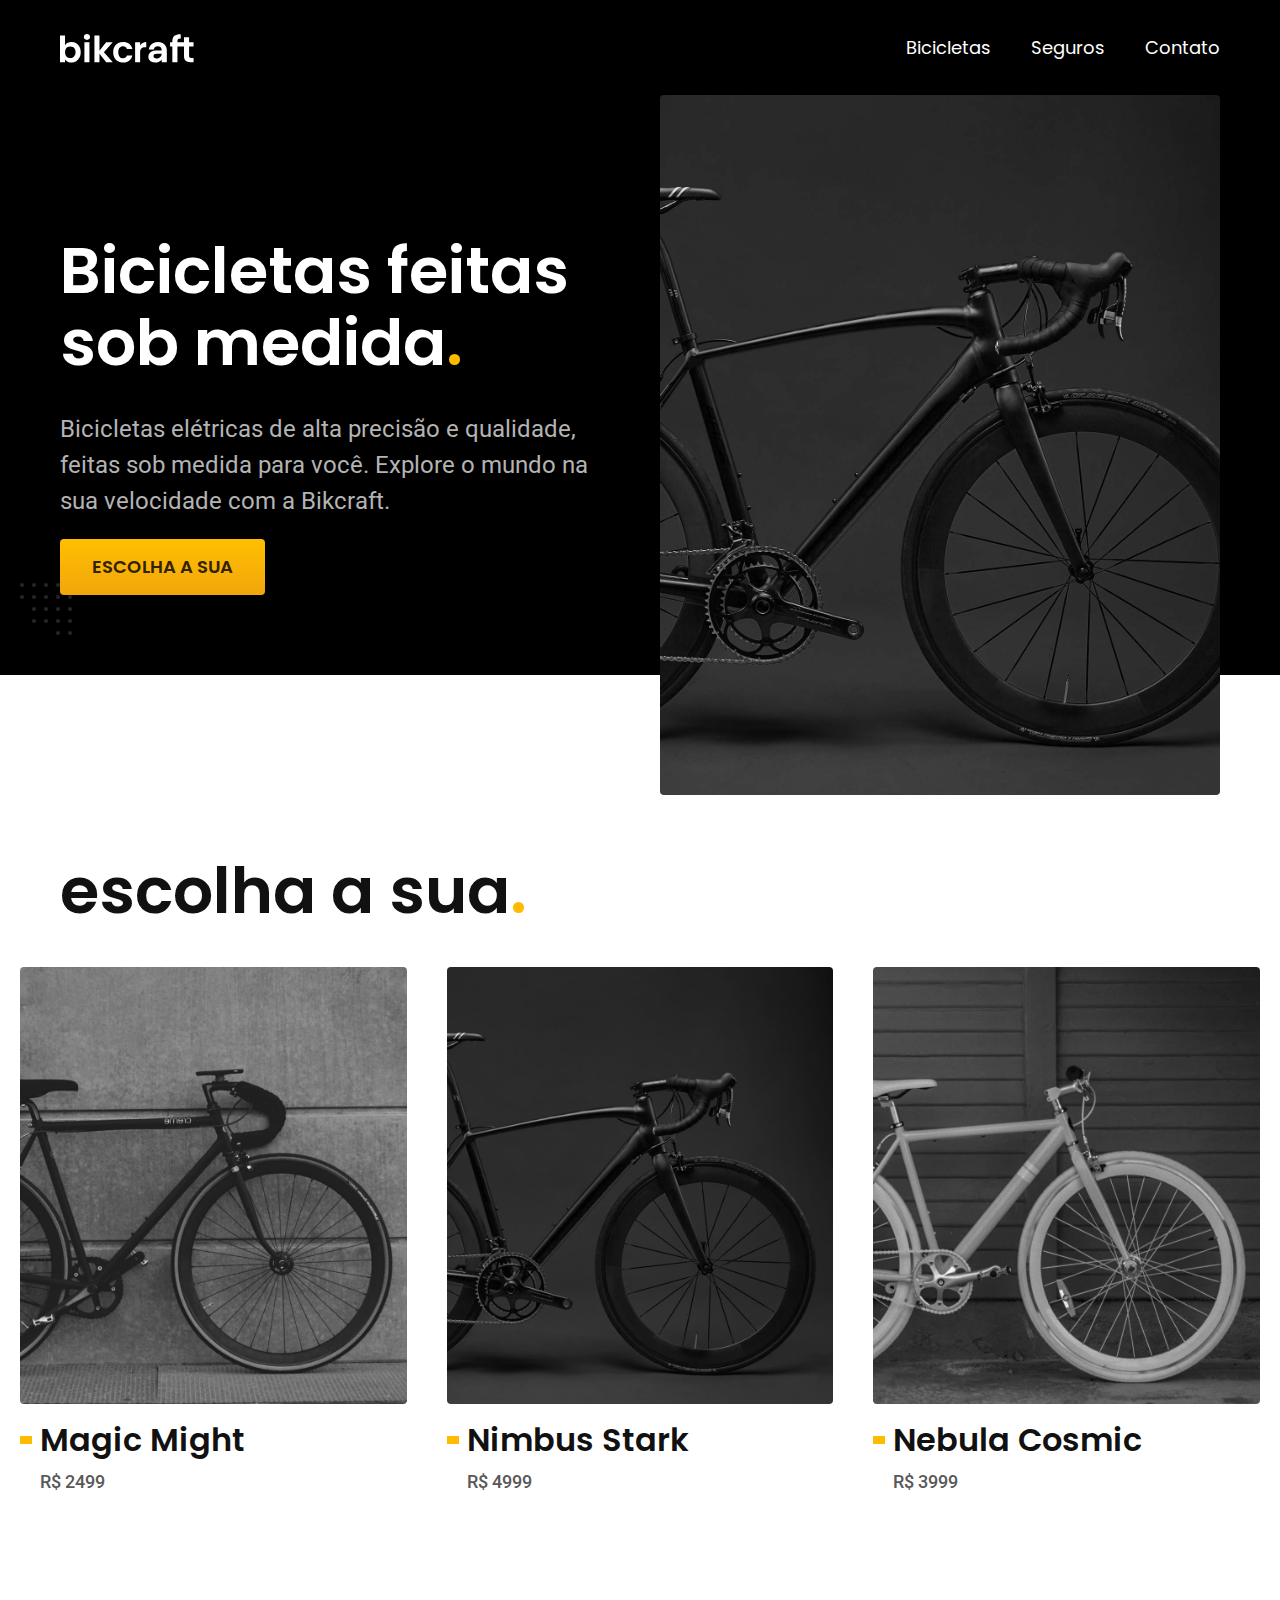
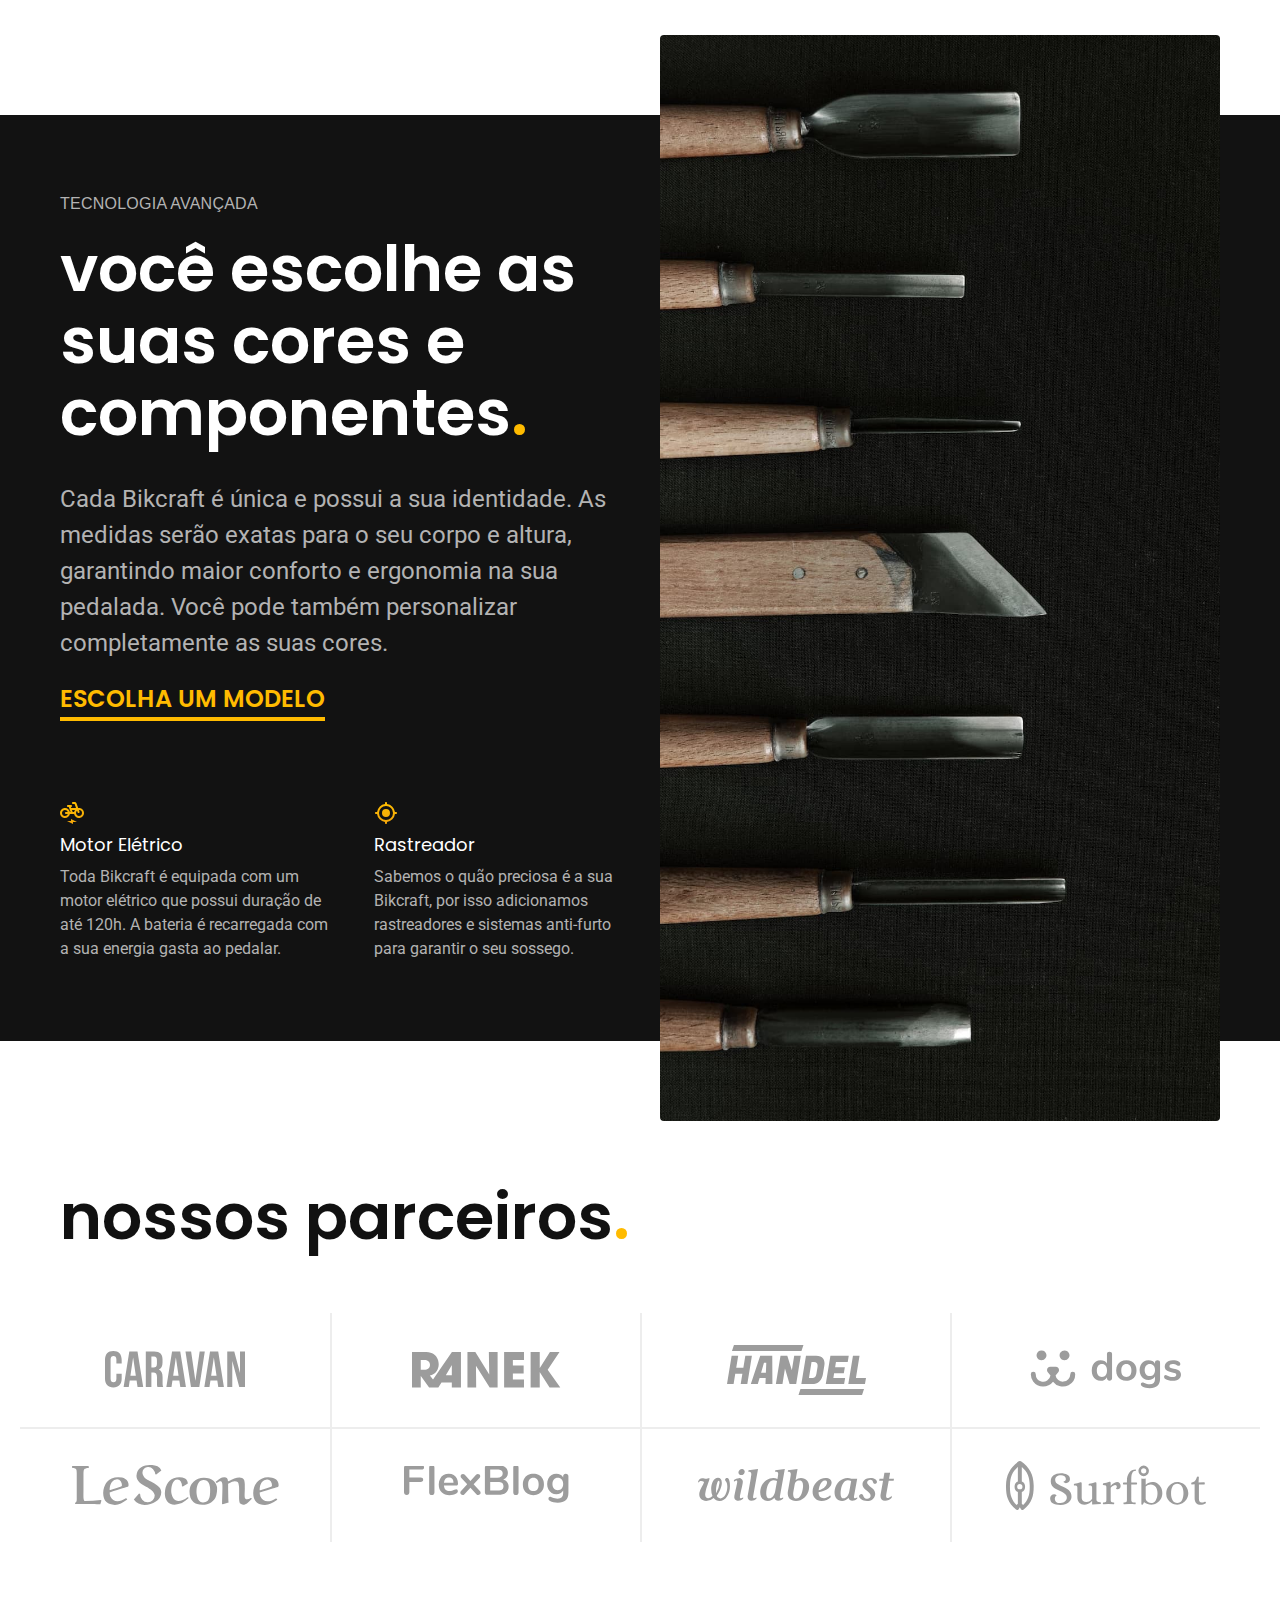
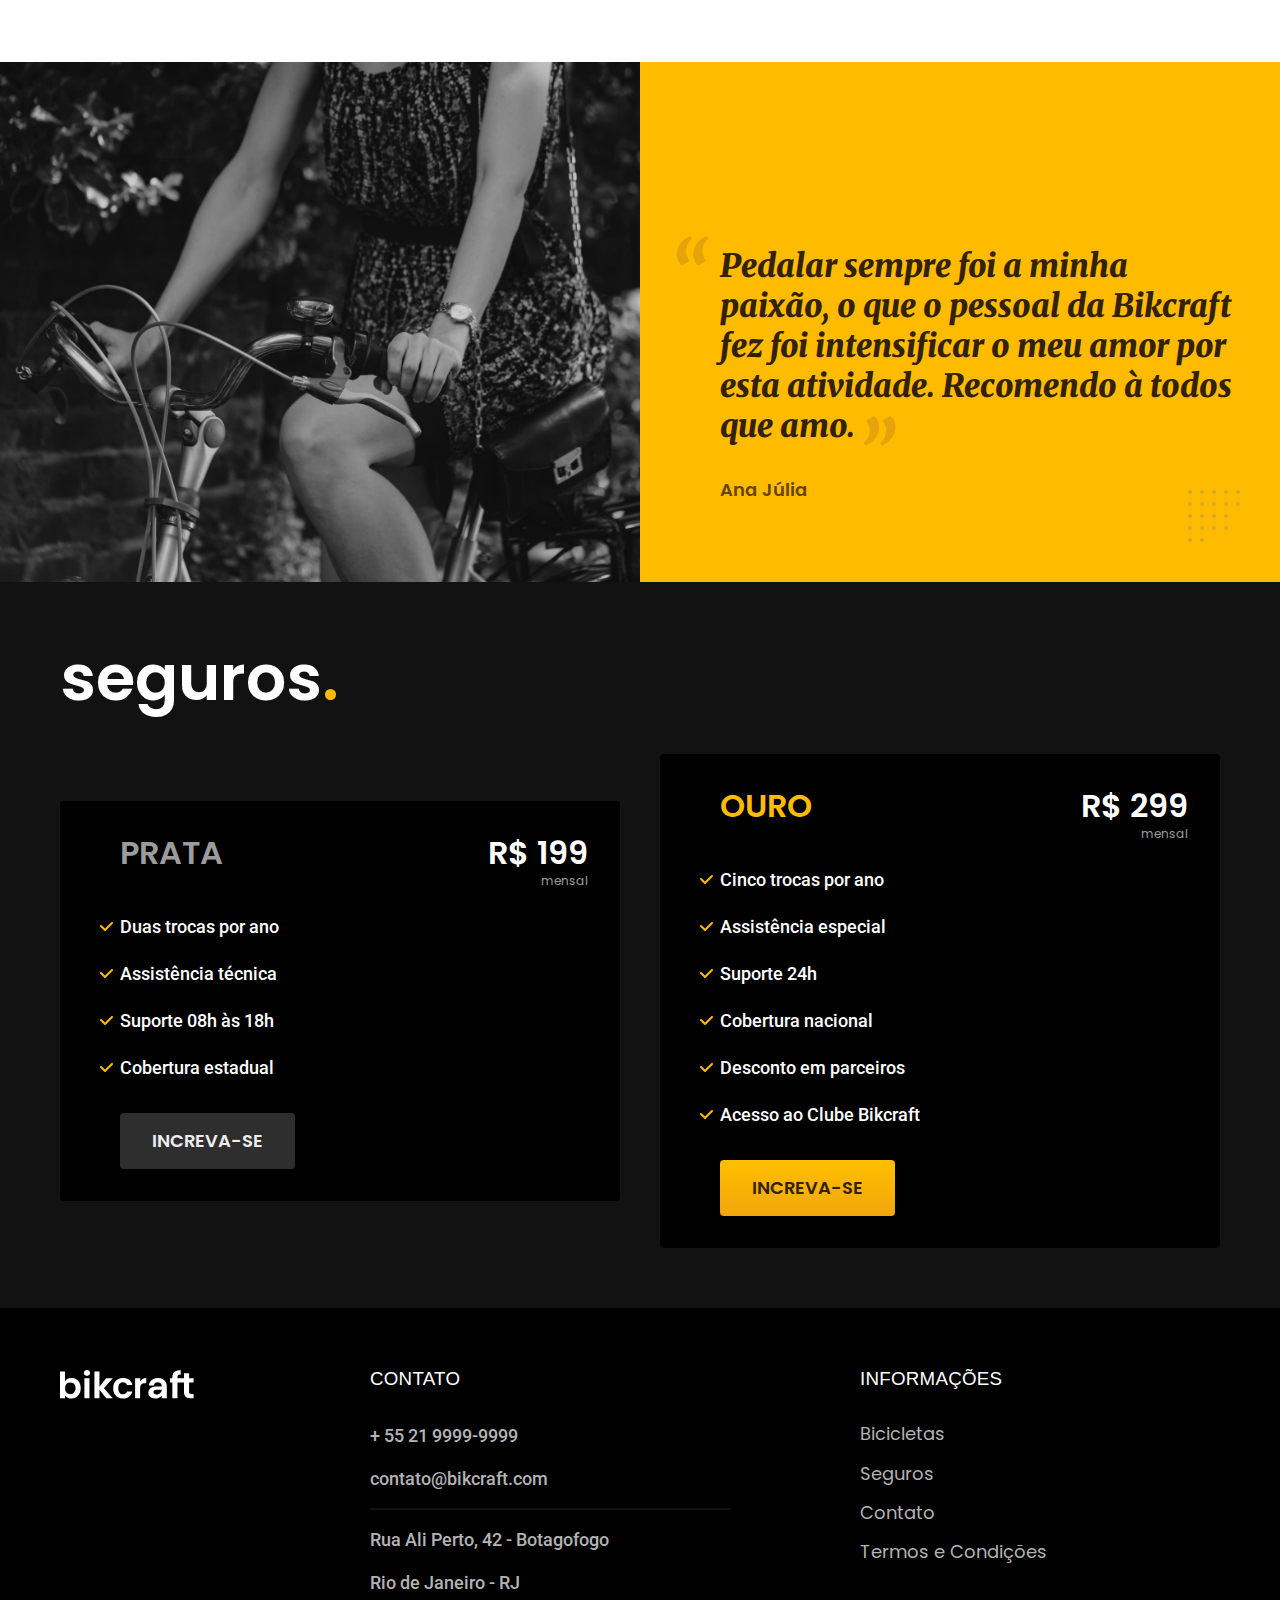
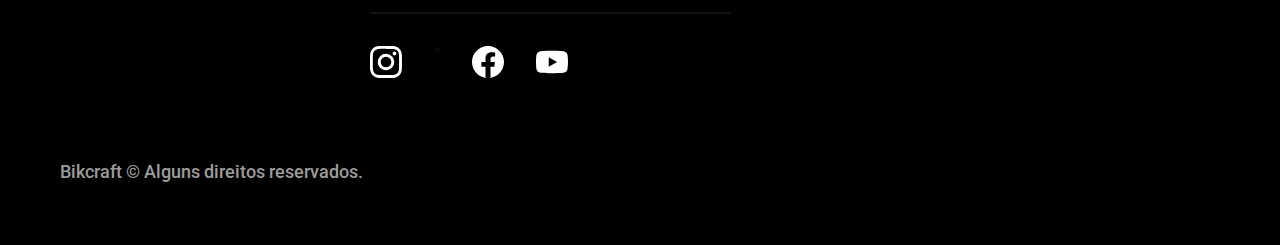
<file: index.html>
<!DOCTYPE html>
<html lang="pt-br">

<head>
  <meta charset="UTF-8">
  <meta http-equiv="X-UA-Compatible" content="IE=edge">
  <link rel="preload" href="./css/style.min.css" as="style">
  <link rel="stylesheet" href="./css/style.min.css">
  <meta name="viewport" content="width=device-width, initial-scale=1.0">
  <title>Bikcraft - Bicicletas Elétricas</title>
  <meta name="description" content="Bicicletas elétricas de alta precisão e qualidade, feitas sob medidas para o cliente. Explore o mundo na sua velocidade com a Bikcraft.">
  <link rel="preconnect" href="https://fonts.googleapis.com">
  <link rel="preconnect" href="https://fonts.gstatic.com" crossorigin>
  <link href="https://fonts.googleapis.com/css2?family=Merriweather:ital,wght@1,900&family=Poppins:wght@400;600&family=Roboto:wght@400;500&display=swap" rel="stylesheet">
  <link rel="icon" href="./favicon.svg" type="image/svg+xml">

  <script>
      document.documentElement.classList.add('js');
  </script>
</head>


<body>
  <header class="header-bg">
    <div class="header container">

      <a href="./">
        <img src="./img/bikcraft.svg" alt="Bikcraft">
      </a>

      <nav aria-label="primária">
        <ul class="header-menu font-1-m cor-0">
          <li><a href="./bicicletas.html">Bicicletas</a></li>
          <li><a href="./seguros.html">Seguros</a></li>
          <li><a href="./contato.html">Contato</a></li>
        </ul>
      </nav>

    </div>
  </header>

  <main class="introducao-bg">
    <div class="introducao container">
      <div class="introducao-conteudo">
        <h1 class="font-1-xxl cor-0 fadeInDown " data-anime="200">Bicicletas feitas sob medida<span class="cor-p1">.</span></h1>
        <p class="font-2-l cor-5 fadeInDown " data-anime="400">Bicicletas elétricas de alta precisão e qualidade, feitas sob medida para você. Explore o mundo na sua velocidade com a Bikcraft.</p>
        <a class="botao fadeInDown " data-anime="600" href="./bicicletas.html">Escolha a sua</a>
      </div>
      <picture class="fadeInDown " data-anime="800">
        <source media="(max-width: 800px)" srcset="./img/bicicletas/nimbus.jpg">
        <img src="./img/fotos/introducao.jpg" alt="Bicicleta elétrica preta.">
      </picture>
    </div>
  </main>

  <article class="bicicletas-lista">
    <h2 class="container font-1-xxl">escolha a sua<span class="cor-p1">.</span></h2>

    <ul>
      <li>
        <a href="./bicicletas/magic.html">
          <img src="./img/bicicletas/magic-home.jpg" alt="Bicicleta preta">
          <h3 class="font-1-xl">Magic Might</h3>
          <span class="font-2-m cor-8">R$ 2499</span>
        </a>
      </li>
      <li>
        <a href="./bicicletas/nimbus.html">
          <img src="./img/bicicletas/nimbus-home.jpg" alt="Bicicleta preta">
          <h3 class="font-1-xl">Nimbus Stark</h3>
          <span class="font-2-m cor-8">R$ 4999</span>
        </a>
      </li>
      <li>
        <a href="./bicicletas/nebula.html">
          <img src="./img/bicicletas/nebula-home.jpg" alt="Bicicleta preta">
          <h3 class="font-1-xl">Nebula Cosmic</h3>
          <span class="font-2-m cor-8">R$ 3999</span>
        </a>
      </li>
    </ul>
  </article>

  <article class="tecnologia-bg">
    <div class="tecnologia container">
      <div class="tecnologia-conteudo">
        <span class="font-2-l-b cor-5">Tecnologia Avançada</span>
        <h2 class="font-1-xxl cor-0">você escolhe as suas cores e componentes<span class="cor-p1">.</span></h2>
        <p class="font-2-l cor-5">Cada Bikcraft é única e possui a sua identidade. As medidas serão exatas para o seu corpo e altura, garantindo maior conforto e ergonomia na sua pedalada. Você pode também personalizar completamente as suas cores.</p>
        <a class="link" href=".bicicletas.html">Escolha um modelo </a>
        <div class="tecnologia-vantagens">
          <div>
            <img src="./img/icones/eletrica.svg" alt="">
            <h3 class="font-1-m cor-0">Motor Elétrico</h3>
            <p class="font-2-s cor-5">Toda Bikcraft é equipada com um motor elétrico que possui duração de até 120h. A bateria é recarregada com a sua energia gasta ao pedalar.
            </p>
          </div>
          <div>
            <img src="./img/icones/rastreador.svg" alt="">
            <h3 class="font-1-m cor-0">Rastreador</h3>
            <p class="font-2-s cor-5">Sabemos o quão preciosa é a sua Bikcraft, por isso adicionamos rastreadores e sistemas anti-furto para garantir o seu sossego.
            </p>
          </div>
        </div>
      </div>
      <div class="tecnologia-imagem">
        <img src="./img/fotos/tecnologia.jpg" alt="">
      </div>
    </div>
  </article>

  <section class="parceiros" aria-label="Nossos Parceiros">
    <h2 class="container font-1-xxl">nossos parceiros<span class="cor-p1">.</span></h2>
    <ul>
      <li><img src="./img/parceiros/caravan.svg" alt="caravan"></li>
      <li><img src="./img/parceiros/ranek.svg" alt="ranek"></li>
      <li><img src="./img/parceiros/handel.svg" alt="handel"></li>
      <li><img src="./img/parceiros/dogs.svg" alt="dogs"></li>
      <li><img src="./img/parceiros/lescone.svg" alt="lescone"></li>
      <li><img src="./img/parceiros/flexblog.svg" alt="flexblog"></li>
      <li><img src="./img/parceiros/wildbeast.svg" alt="wildbeast"></li>
      <li><img src="./img/parceiros/surfbot.svg" alt="surfbot"></li>
    </ul>
  </section>


  <section class="depoimento" aria-label="Depoimento">
    <div>
      <img src="./img/fotos/depoimento.jpg" alt="Pessoa pedalando uma bicicleta Bikcraft">
    </div>
    <div class="depoimento-conteudo">
      <blockquote class="font-1-xl cor-p5">
        <p>Pedalar sempre foi a minha paixão, o que o pessoal da Bikcraft fez foi intensificar o meu amor por esta atividade. Recomendo à todos que amo.</p>
      </blockquote>
      <span class="font-1-m-b cor-p4">Ana Júlia</span>
    </div>
  </section>

  <article class="seguros-bg">
    <div class="seguros container">

      <h2 class="font-1-xxl cor-0">seguros<span class="cor-p1">.</span></h2>

      <div class="seguros-item">
        <h3 class="font-1-xl cor-6">PRATA</h3>
        <span class="font-1-xl cor-0">R$ 199 <span class="font-1-xs cor-6">mensal</span></span>
        <ul class="font-2-m cor-0">
          <li>Duas trocas por ano</li>
          <li>Assistência técnica</li>
          <li>Suporte 08h às 18h</li>
          <li>Cobertura estadual</li>
        </ul>
        <a class="botao secundario" href="./orcamento.html?tipo=seguro&produto=prata">Increva-se</a>
      </div>

      <div class="seguros-item">
        <h3 class="font-1-xl cor-p1">OURO</h3>
        <span class="font-1-xl cor-0">R$ 299 <span class="font-1-xs cor-6">mensal</span></span>
        <ul class="font-2-m cor-0">
          <li>Cinco trocas por ano</li>
          <li>Assistência especial</li>
          <li>Suporte 24h</li>
          <li>Cobertura nacional</li>
          <li>Desconto em parceiros</li>
          <li>Acesso ao Clube Bikcraft</li>
        </ul>
        <a class="botao" href="./orcamento.html?tipo=seguro&produto=ouro">Increva-se</a>
      </div>

    </div>
  </article>

  <footer class="footer-bg">
    <div class="footer container">
      <img src="./img/bikcraft.svg" alt="Bikcraft">
      <div class="footer-contato">
        <h3 class="font-2-l-b cor-0">Contato</h3>
        <ul class="font-2-m cor-5">
          <li><a href="tel:+55219999999">+ 55 21 9999-9999</a></li>
          <li><a href="mailto:contato@bikcraft.com"></a>contato@bikcraft.com</li>
          <li>Rua Ali Perto, 42 - Botagofogo</li>
          <li>Rio de Janeiro - RJ</li>
        </ul>
        <div class="footer-redes">
          <a href="">
            <img src="./img/redes/instagram.svg" alt="Instagram">
          </a>''
          <a href="">
            <img src="./img/redes/facebook.svg" alt="Facebook">
          </a>
          <a href="">
            <img src="./img/redes/youtube.svg" alt="YouTube">
          </a>
        </div>
      </div>
      <div class="footer-informacoes">
        <h3 class="font-2-l-b cor-0">Informações</h3>
        <nav>
          <ul class="font-1-m cor-5">
            <li><a href="./bicicletas.html">Bicicletas</a></li>
            <li><a href="./seguros.html">Seguros</a></li>
            <li><a href="./contato.html">Contato</a></li>
            <li><a href="./termos.html">Termos e Condições</a></li>
          </ul>
        </nav>
      </div>
      <p class="footer-copy font-2-m cor-6">Bikcraft © Alguns direitos reservados.</p>
    </div>
  </footer>
  <script src="./js/simple-anime-dist.js"></script>
  <script src="./js/script.js"></script>
</body>


</html>
</file>
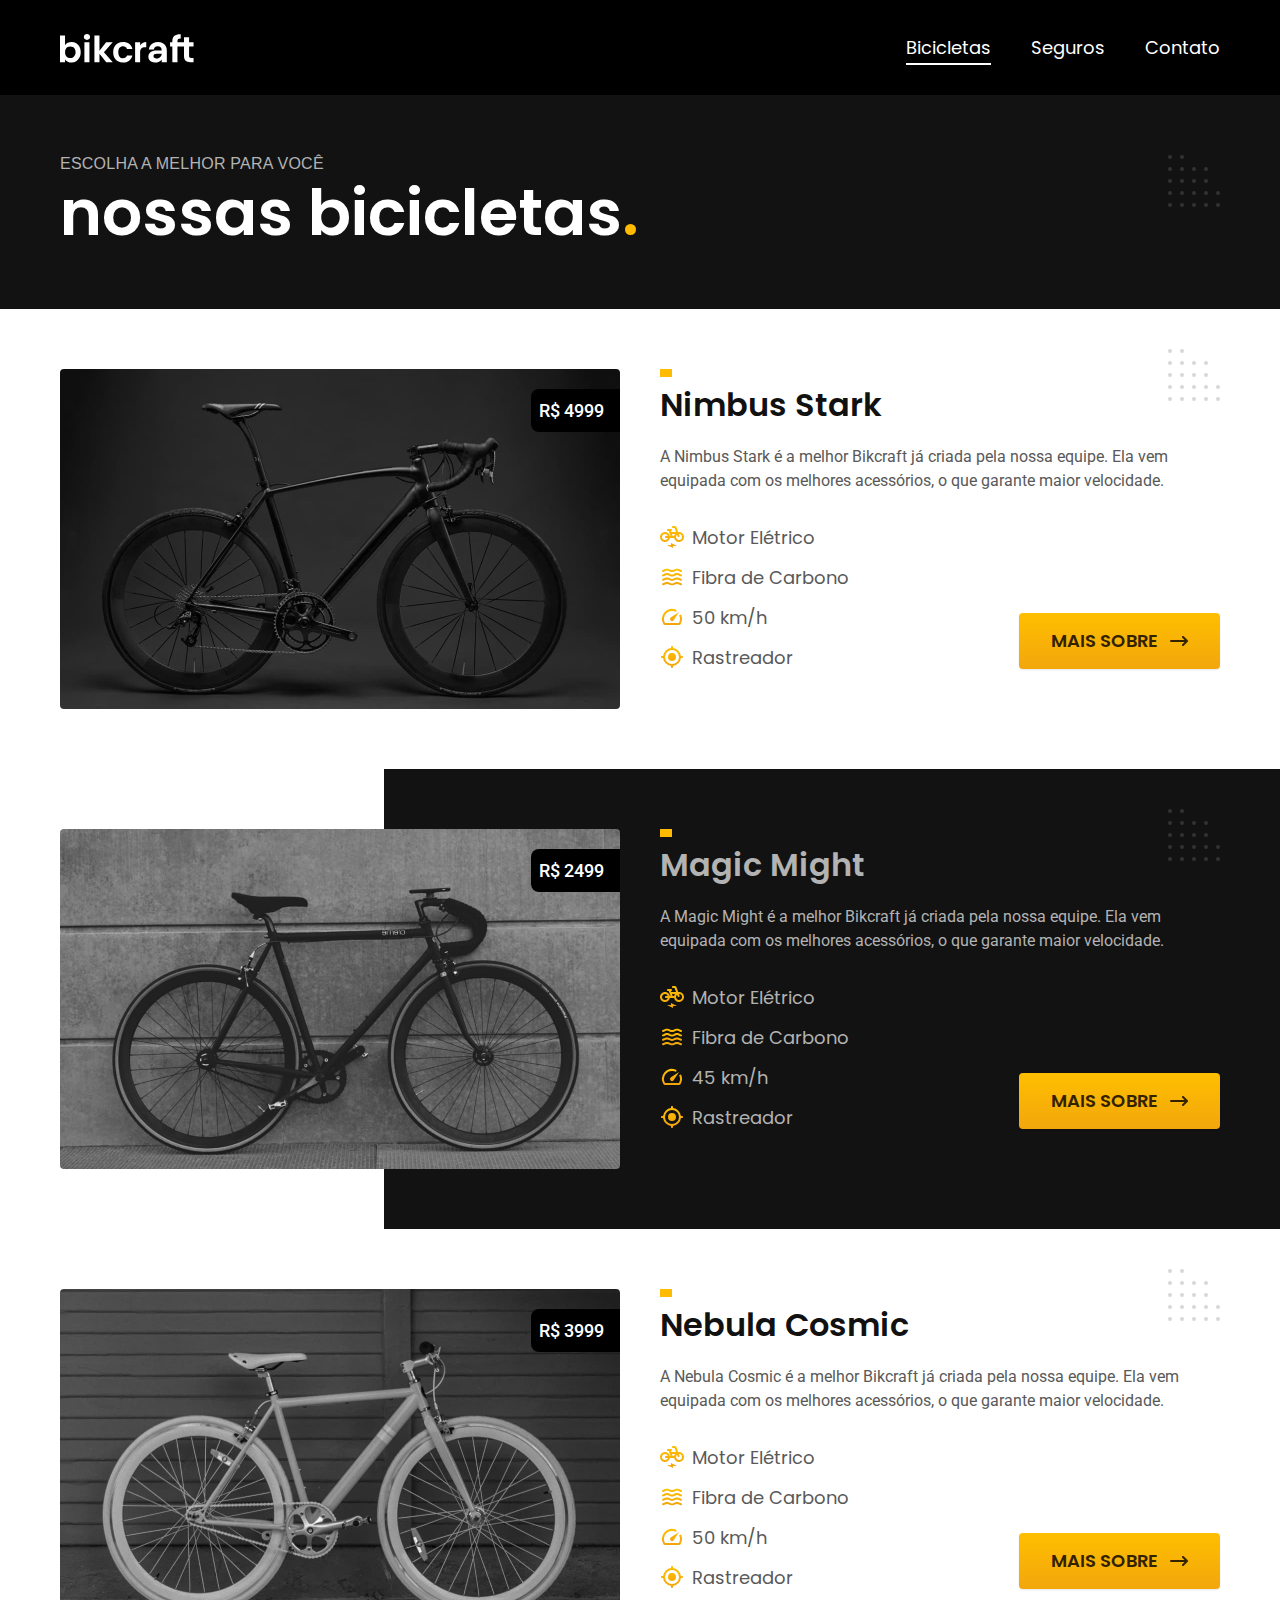
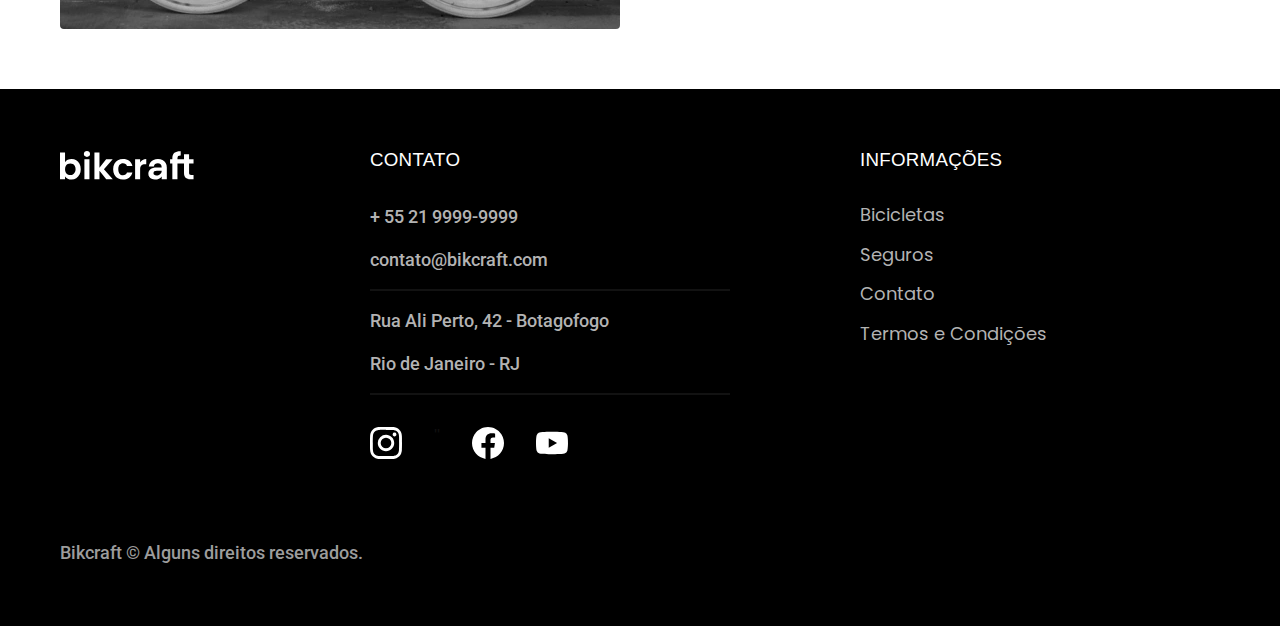
<file: bicicletas.html>
<!DOCTYPE html>
<html lang="pt-br">

<head>
  <meta charset="UTF-8">
  <meta http-equiv="X-UA-Compatible" content="IE=edge">
  <link rel="preload" href="./css/style.min.css" as="style">
  <link rel="stylesheet" href="./css/style.min.css">

  <meta name="viewport" content="width=device-width, initial-scale=1.0">
  <title> Bicicletas - Bikcraft - Bicicletas Elétricas</title>
  <meta name="description" content="Seguros">
  <link rel="preconnect" href="https://fonts.googleapis.com">
  <link rel="preconnect" href="https://fonts.gstatic.com" crossorigin>
  <link href="https://fonts.googleapis.com/css2?family=Merriweather:ital,wght@1,900&family=Poppins:wght@400;600&family=Roboto:wght@400;500&display=swap" rel="stylesheet">
  <link rel="icon" href="./favicon.svg" type="image/svg+xml">
  <script>
    document.documentElement.classList.add('js');
  </script>
</head>


<body id="bicicletas">
  <header class="header-bg">
    <div class="header container">

      <a href="./">
        <img src="./img/bikcraft.svg" alt="Bikcraft">
      </a>

      <nav aria-label="primária">
        <ul class="header-menu font-1-m cor-0">
          <li><a href="./bicicletas.html">Bicicletas</a></li>
          <li><a href="./seguros.html">Seguros</a></li>
          <li><a href="./contato.html">Contato</a></li>
        </ul>
      </nav>

    </div>
  </header>

  <main>

    <div class="titulo-bg">
      <div class="titulo container">
        <p class="font-2-l-b cor-5">Escolha a melhor para você</p>
        <h1 class="font-1-xxl cor-0">nossas bicicletas<span class="cor-p1">.</span></h1>
      </div>
    </div>


    <div class="bicicletas container">
      <div class="bicicletas-imagem">
        <img src="./img/bicicletas/nimbus.jpg" alt="Bicicleta Preta">
        <span class="font-2-m cor-0">R$ 4999</span>
      </div>
      <div class="bicicletas-conteudo">
        <h2 class="font-1-xl">Nimbus Stark</h2>
        <p class="font-2-s cor-8">A Nimbus Stark é a melhor Bikcraft já criada pela nossa equipe. Ela vem equipada com os melhores acessórios, o que garante maior velocidade.
        </p>
        <ul class="font-1-m cor-8">
          <li>
            <img src="./img/icones/eletrica.svg" alt="">Motor Elétrico
          </li>
          <li>
            <img src="./img/icones/carbono.svg" alt="">Fibra de Carbono
          </li>
          <li>
            <img src="./img/icones/velocidade.svg" alt="">50 km/h
          </li>
          <li>
            <img src="./img/icones/rastreador.svg" alt="">Rastreador
          </li>
        </ul>
        <a class="botao seta" href="./bicicletas/nimbus.html">mais sobre</a>
      </div>
    </div>



    <div class="bicicletas-bg">
      <div class="bicicletas container">
        <div class="bicicletas-imagem">
          <img src="./img/bicicletas/magic.jpg" alt="Bicicleta Preta">
          <span class="font-2-m cor-0">R$ 2499</span>
        </div>
        <div class="bicicletas-conteudo">
          <h2 class="font-1-xl cor-5">Magic Might</h2>
          <p class="font-2-s cor-5">A Magic Might é a melhor Bikcraft já criada pela nossa equipe. Ela vem equipada com os melhores acessórios, o que garante maior velocidade.
          </p>
          <ul class="font-1-m cor-5">
            <li>
              <img src="./img/icones/eletrica.svg" alt="">Motor Elétrico
            </li>
            <li>
              <img src="./img/icones/carbono.svg" alt="">Fibra de Carbono
            </li>
            <li>
              <img src="./img/icones/velocidade.svg" alt="">45 km/h
            </li>
            <li>
              <img src="./img/icones/rastreador.svg" alt="">Rastreador
            </li>
          </ul>
          <a class="botao seta" href="./bicicletas/magic.html">mais sobre</a>
        </div>
      </div>
    </div>

    <div class="bicicletas container">
      <div class="bicicletas-imagem">
        <img src="./img/bicicletas/nebula.jpg" alt="Bicicleta Preta">
        <span class="font-2-m cor-0">R$ 3999</span>
      </div>
      <div class="bicicletas-conteudo">
        <h2 class="font-1-xl">Nebula Cosmic</h2>
        <p class="font-2-s cor-8">A Nebula Cosmic é a melhor Bikcraft já criada pela nossa equipe. Ela vem equipada com os melhores acessórios, o que garante maior velocidade.
        </p>
        <ul class="font-1-m cor-8">
          <li>
            <img src="./img/icones/eletrica.svg" alt="">Motor Elétrico
          </li>
          <li>
            <img src="./img/icones/carbono.svg" alt="">Fibra de Carbono
          </li>
          <li>
            <img src="./img/icones/velocidade.svg" alt="">50 km/h
          </li>
          <li>
            <img src="./img/icones/rastreador.svg" alt="">Rastreador
          </li>
        </ul>
        <a class="botao seta" href="./bicicletas/nebula.html">mais sobre</a>
      </div>
    </div>

  </main>

  <footer class="footer-bg">
    <div class="footer container">
      <img src="./img/bikcraft.svg" alt="Bikcraft">
      <div class="footer-contato">
        <h3 class="font-2-l-b cor-0">Contato</h3>
        <ul class="font-2-m cor-5">
          <li><a href="tel:+55219999999">+ 55 21 9999-9999</a></li>
          <li><a href="mailto:contato@bikcraft.com"></a>contato@bikcraft.com</li>
          <li>Rua Ali Perto, 42 - Botagofogo</li>
          <li>Rio de Janeiro - RJ</li>
        </ul>
        <div class="footer-redes">
          <a href="">
            <img src="./img/redes/instagram.svg" alt="Instagram">
          </a>''
          <a href="">
            <img src="./img/redes/facebook.svg" alt="Facebook">
          </a>
          <a href="">
            <img src="./img/redes/youtube.svg" alt="YouTube">
          </a>
        </div>
      </div>
      <div class="footer-informacoes">
        <h3 class="font-2-l-b cor-0">Informações</h3>
        <nav>
          <ul class="font-1-m cor-5">
            <li><a href="./bicicletas.html">Bicicletas</a></li>
            <li><a href="./seguros.html">Seguros</a></li>
            <li><a href="./contato.html">Contato</a></li>
            <li><a href="./termos.html">Termos e Condições</a></li>
          </ul>
        </nav>
      </div>
      <p class="footer-copy font-2-m cor-6">Bikcraft © Alguns direitos reservados.</p>
    </div>
  </footer>

  <script src="./js/script.js"></script>
</body>


</html>
</file>
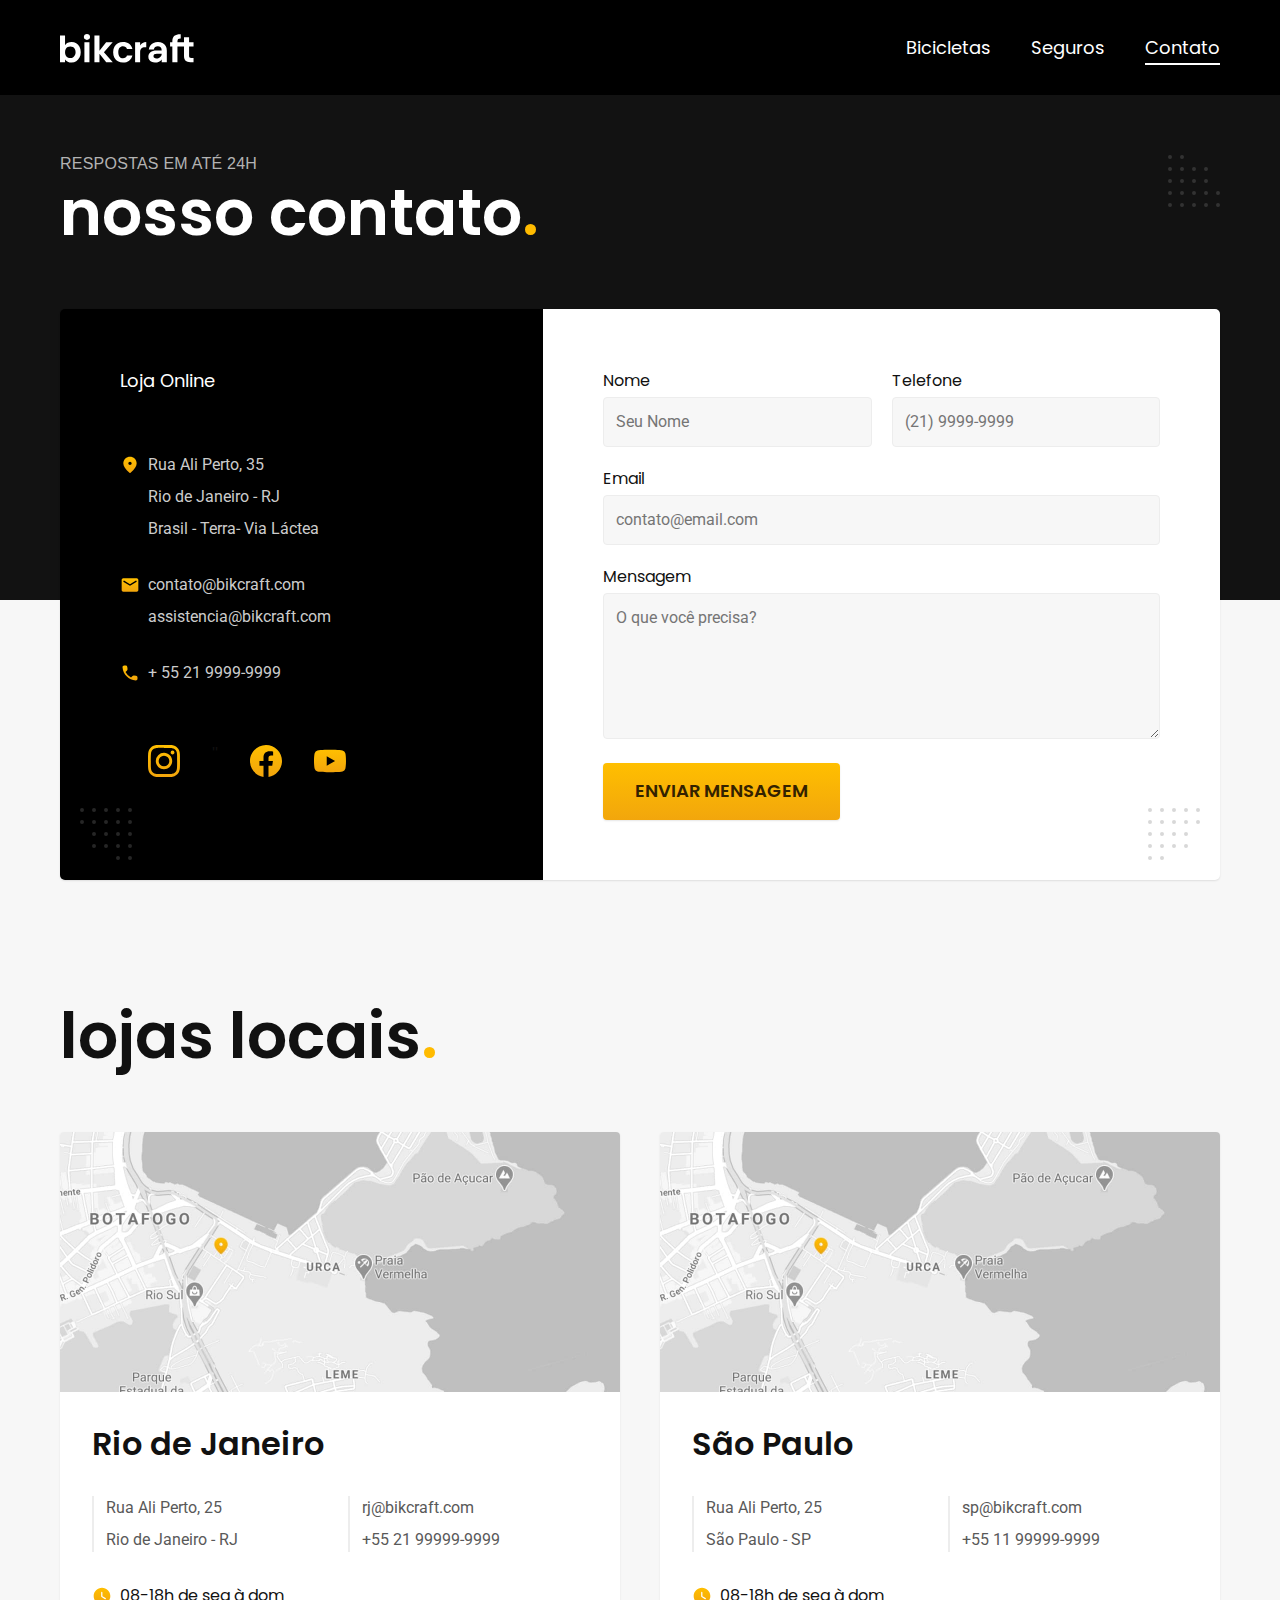
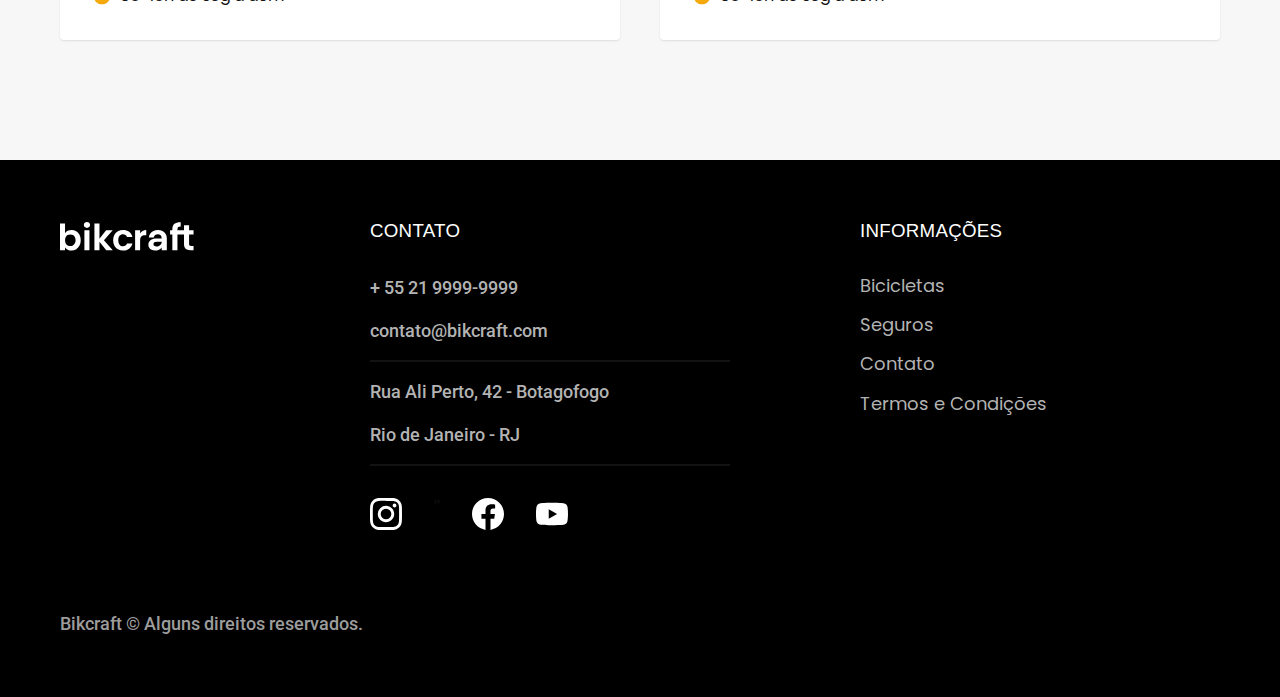
<file: contato.html>
<!DOCTYPE html>
<html lang="pt-br">

<head>
  <meta charset="UTF-8">
  <meta http-equiv="X-UA-Compatible" content="IE=edge">
  <link rel="preload" href="./css/style.min.css" as="style">
  <link rel="stylesheet" href="./css/style.min.css">

  <meta name="viewport" content="width=device-width, initial-scale=1.0">
  <title>Contato - Bikcraft - Bicicletas Elétricas</title>
  <meta name="description" content="Contato">
  <link rel="preconnect" href="https://fonts.googleapis.com">
  <link rel="preconnect" href="https://fonts.gstatic.com" crossorigin>
  <link href="https://fonts.googleapis.com/css2?family=Merriweather:ital,wght@1,900&family=Poppins:wght@400;600&family=Roboto:wght@400;500&display=swap" rel="stylesheet">
  <link rel="icon" href="./favicon.svg" type="image/svg+xml">
  <script>
    document.documentElement.classList.add('js');
  </script>
</head>


<body id="orcamento">
  <header class="header-bg">
    <div class="header container">

      <a href="./">
        <img src="./img/bikcraft.svg" alt="Bikcraft">
      </a>

      <nav aria-label="primária">
        <ul class="header-menu font-1-m cor-0">
          <li><a href="./bicicletas.html">Bicicletas</a></li>
          <li><a href="./seguros.html">Seguros</a></li>
          <li><a href="./contato.html">Contato</a></li>
        </ul>
      </nav>

    </div>
  </header>

  <main>

    <div class="titulo-bg">
      <div class="titulo container">
        <p class="font-2-l-b cor-5">Respostas em até 24h</p>
        <h1 class="font-1-xxl cor-0">nosso contato<span class="cor-p1">.</span></h1>
      </div>
    </div>

    <div class="contato container">
      <section class="contato-dados" aria-label="Endereço">
        <h2 class="font-1-m cor-0">Loja Online</h2>
        <div class="contato-endereco font-2-s cor-4">
          <p>Rua Ali Perto, 35</p>
          <p>Rio de Janeiro - RJ</p>
          <p>Brasil - Terra- Via Láctea</p>
        </div>
        <address class="contato-meios font-2-s cor-4">
          <a href="mailto:contato@bikcraft.com">contato@bikcraft.com</a>
          <a href="mailto:assistencia@bikcraft.com">assistencia@bikcraft.com</a>
          <a href="tel:+55219999999">+ 55 21 9999-9999</a>
        </address>
        <div class="contato-redes">
          <a href="">
            <img src="./img/redes/instagram-p.svg" alt="Instagram">
          </a>''
          <a href="">
            <img src="./img/redes/facebook-p.svg" alt="Facebook">
          </a>
          <a href="">
            <img src="./img/redes/youtube-p.svg" alt="YouTube">
          </a>
        </div>
      </section>
      <section class="contato-formulario" aria-label="Formulário">
        <form class="form" action="enviar.php">
          <div>
            <label for="nome">Nome</label>
            <input type="text" id="nome" name="nome" placeholder="Seu Nome">
          </div>
          <div>
            <label for="nome">Telefone</label>
            <input type="text" id="telefone" name="telefone" placeholder="(21) 9999-9999">
          </div>
          <div class="col-2">
            <label for="nome">Email</label>
            <input type="email" id="Email" name="Email" placeholder="contato@email.com" required>
          </div>
          <div class="col-2">
            <label for="nome">Mensagem</label>
            <textarea name="mensagem" id="mensagem" rows="5" placeholder="O que você precisa?"></textarea>
          </div>
          <button class="botao col-2">Enviar Mensagem</button>

        </form>
      </section>
    </div>
  </main>

  <article class="lojas container">
    <h2 class="font-1-xxl">lojas locais<span class="cor-p1">.</span></h2>

    <div class="lojas-item">
      <img src="./img/lojas/rj.jpg" alt="mapa marcando o endereço em Rua Ali Perto, 25 - Rio de Janeiro - RJ">
      <div class="lojas-conteudo">
        <h3 class="font-1-xl">Rio de Janeiro</h3>
        <div class="lojas-dados font-2-s cor-8">
          <p>Rua Ali Perto, 25</p>
          <p>Rio de Janeiro - RJ</p>
        </div>
        <div class="lojas-dados font-2-s cor-8">
          <a href="mailto:rj@bikcraft.com">rj@bikcraft.com</a>
          <a href="tel:552199999-9999">+55 21 99999-9999</a>
        </div>
        <p class="lojas-tempo font-1-s"><img src="./img/icones/horario.svg" alt="">08-18h de seg à dom</p>
      </div>
    </div>

    <div class="lojas-item">
      <img src="./img/lojas/rj.jpg" alt="mapa marcando o endereço em Rua Ali Perto, 25 - São Paulo - SP">
      <div class="lojas-conteudo">
        <h3 class="font-1-xl">São Paulo</h3>
        <div class="lojas-dados font-2-s cor-8">
          <p>Rua Ali Perto, 25</p>
          <p>São Paulo - SP</p>
        </div>
        <div class="lojas-dados font-2-s cor-8">
          <a href="mailto:sp@bikcraft.com">sp@bikcraft.com</a>
          <a href="tel:551199999-9999">+55 11 99999-9999</a>
        </div>
        <p class="lojas-tempo font-1-s"><img src="./img/icones/horario.svg" alt="">08-18h de seg à dom</p>
      </div>
    </div>

  </article>

  <footer class="footer-bg">
    <div class="footer container">
      <img src="./img/bikcraft.svg" alt="Bikcraft">
      <div class="footer-contato">
        <h3 class="font-2-l-b cor-0">Contato</h3>
        <ul class="font-2-m cor-5">
          <li><a href="tel:+55219999999">+ 55 21 9999-9999</a></li>
          <li><a href="mailto:contato@bikcraft.com"></a>contato@bikcraft.com</li>
          <li>Rua Ali Perto, 42 - Botagofogo</li>
          <li>Rio de Janeiro - RJ</li>
        </ul>
        <div class="footer-redes">
          <a href="">
            <img src="./img/redes/instagram.svg" alt="Instagram">
          </a>''
          <a href="">
            <img src="./img/redes/facebook.svg" alt="Facebook">
          </a>
          <a href="">
            <img src="./img/redes/youtube.svg" alt="YouTube">
          </a>
        </div>
      </div>
      <div class="footer-informacoes">
        <h3 class="font-2-l-b cor-0">Informações</h3>
        <nav>
          <ul class="font-1-m cor-5">
            <li><a href="./bicicletas.html">Bicicletas</a></li>
            <li><a href="./seguros.html">Seguros</a></li>
            <li><a href="./contato.html">Contato</a></li>
            <li><a href="./termos.html">Termos e Condições</a></li>
          </ul>
        </nav>
      </div>
      <p class="footer-copy font-2-m cor-6">Bikcraft © Alguns direitos reservados.</p>
    </div>
  </footer>

  <script src="./js/script.js"></script>
  <script src="./js/formulario.js"></script>
</body>


</html>
</file>
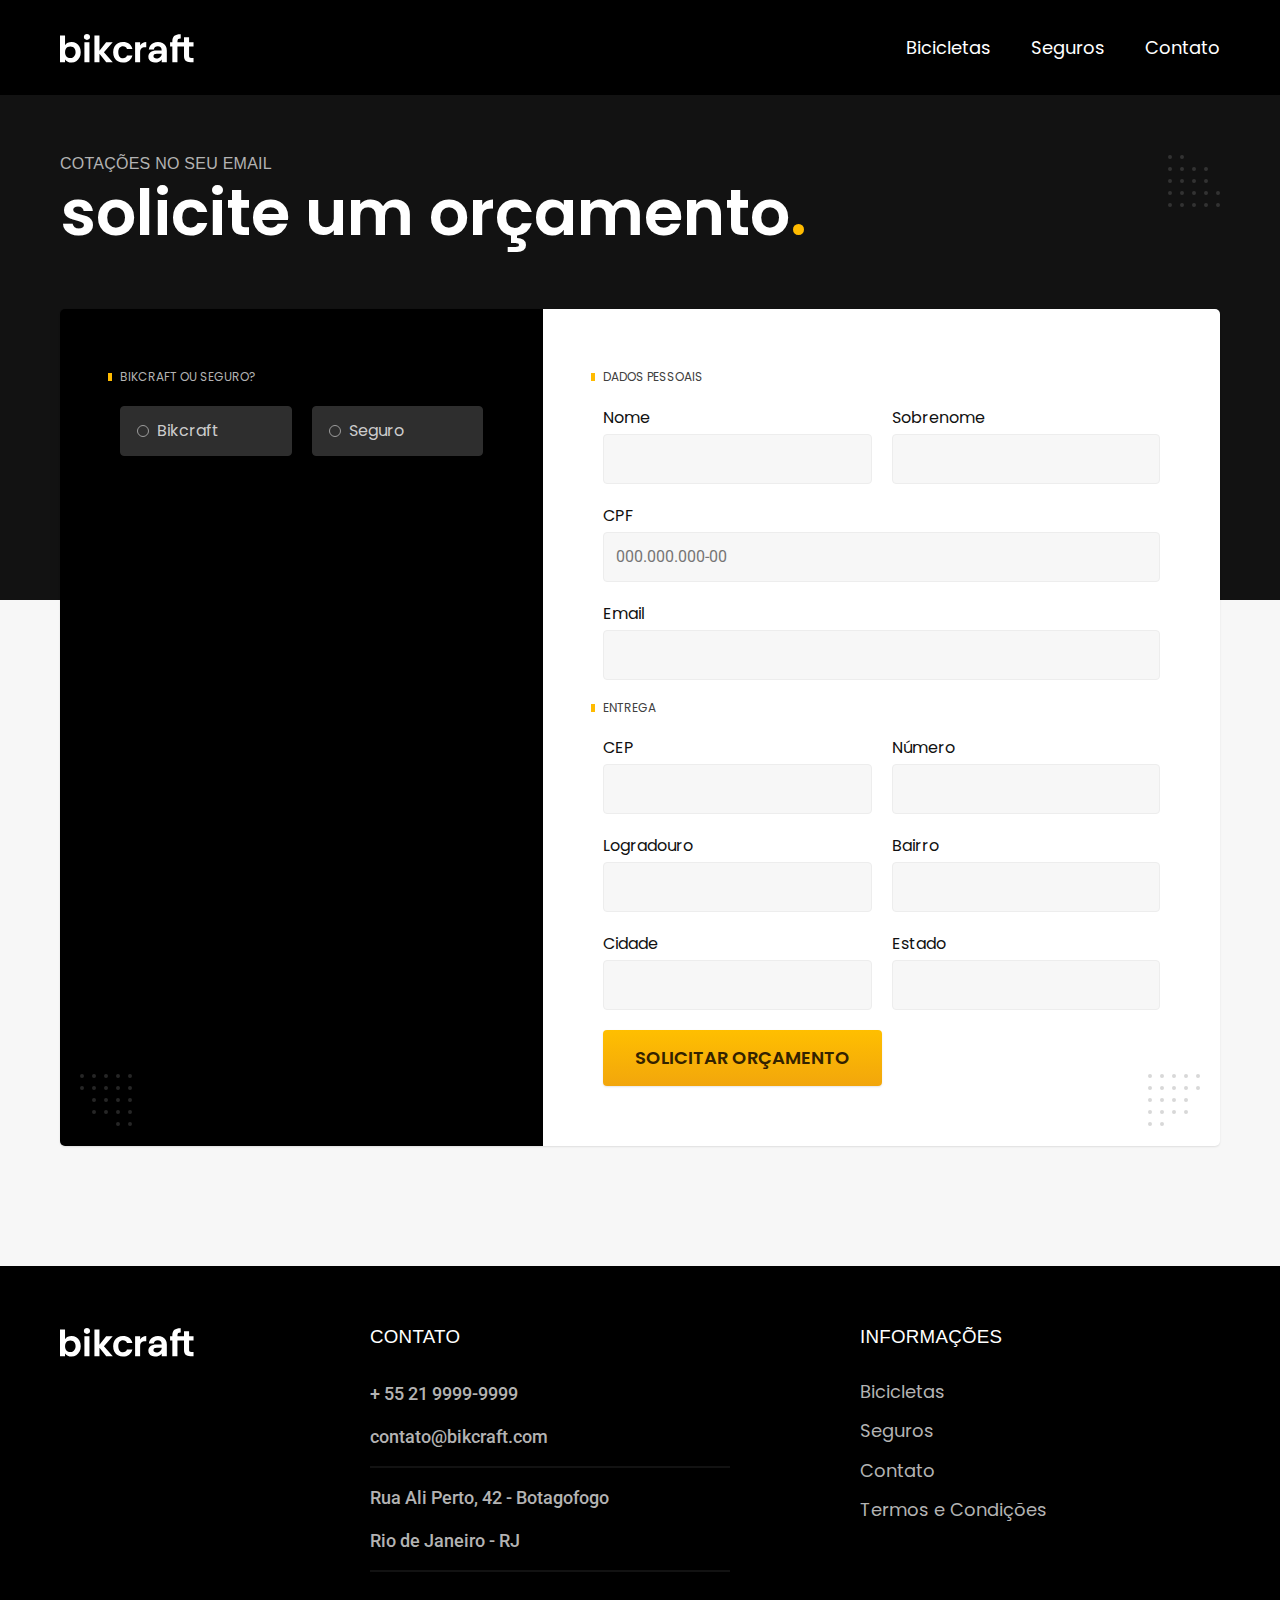
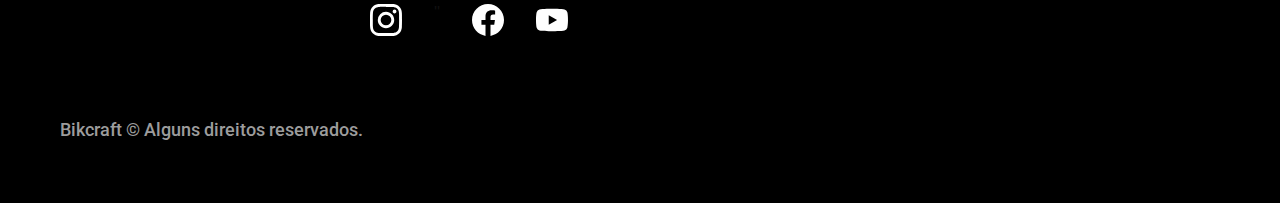
<file: orcamento.html>
<!DOCTYPE html>
<html lang="pt-br">

<head>
  <meta charset="UTF-8">
  <meta http-equiv="X-UA-Compatible" content="IE=edge">
  <link rel="preload" href="./css/style.min.css" as="style">
  <link rel="stylesheet" href="./css/style.min.css">

  <meta name="viewport" content="width=device-width, initial-scale=1.0">
  <title>Orçamento - Bicicletas Elétricas</title>
  <meta name="description" content="Orçamento">
  <link rel="preconnect" href="https://fonts.googleapis.com">
  <link rel="preconnect" href="https://fonts.gstatic.com" crossorigin>
  <link href="https://fonts.googleapis.com/css2?family=Merriweather:ital,wght@1,900&family=Poppins:wght@400;600&family=Roboto:wght@400;500&display=swap" rel="stylesheet">
  <link rel="icon" href="./favicon.svg" type="image/svg+xml">
  <script>
    document.documentElement.classList.add('js');
  </script>
</head>


<body id="orcamento">
  <header class="header-bg">
    <div class="header container">

      <a href="./">
        <img src="./img/bikcraft.svg" alt="Bikcraft">
      </a>

      <nav aria-label="primária">
        <ul class="header-menu font-1-m cor-0">
          <li><a href="./bicicletas.html">Bicicletas</a></li>
          <li><a href="./seguros.html">Seguros</a></li>
          <li><a href="./contato.html">Contato</a></li>
        </ul>
      </nav>

    </div>
  </header>

  <main>

    <div class="titulo-bg">
      <div class="titulo container">
        <p class="font-2-l-b cor-5">Cotações no seu email</p>
        <h1 class="font-1-xxl cor-0">solicite um orçamento<span class="cor-p1">.</span></h1>
      </div>
    </div>

    <form class="orcamento container" action="./">
      <div class="orcamento-produto">
        <h2 class="font-1-xs cor-5">Bikcraft ou Seguro?</h2>

        <input type="radio" name="tipo" value="bikcraft" id="bikcraft">
        <label for="bikcraft">Bikcraft</label>

        <input type="radio" name="tipo" value="seguro" id="seguro">
        <label for="seguro">Seguro</label>

        <div class="orcamento-conteudo" id="orcamento-bikcraft">
          <h2 class="font-1-xs cor-5">Escolha a sua</h2>

          <input type="radio" name="produto" value="nimbus" id="nimbus">
          <label for="nimbus">Nimbus Stark <span>R$ 4999</span></label>
          <div class="orcamento-detalhes">
            <ul class="font-1-xs cor-8">
              <li><img src="./img/icones/eletrica.svg" alt="">Motor Elétrico</li>
              <li><img src="./img/icones/carbono.svg" alt="">Fibra de Carbono</li>
              <li><img src="./img/icones/velocidade.svg" alt="">50km/h</li>
              <li><img src="./img/icones/rastreador.svg" alt="">Rastreador</li>
            </ul>
            <img src="./img/bicicletas/nimbus.jpg" alt="Bicicleta Preta">
          </div>

          <input type="radio" name="produto" value="magic" id="magic">
          <label for="magic">Magic Might <span>R$ 2499</span></label>
          <div class="orcamento-detalhes">
            <ul class="font-1-xs cor-8">
              <li><img src="./img/icones/eletrica.svg" alt="">Motor Elétrico</li>
              <li><img src="./img/icones/carbono.svg" alt="">Fibra de Carbono</li>
              <li><img src="./img/icones/velocidade.svg" alt="">40km/h</li>
              <li><img src="./img/icones/rastreador.svg" alt="">Rastreador</li>
            </ul>
            <img src="./img/bicicletas/magic.jpg" alt="Bicicleta Preta">
          </div>

          <input type="radio" name="produto" value="nebula" id="nebula">
          <label for="nebula">Nebula Cosmic <span>R$ 3999</span></label>
          <div class="orcamento-detalhes">
            <ul class="font-1-xs cor-8">
              <li><img src="./img/icones/eletrica.svg" alt="">Motor Elétrico</li>
              <li><img src="./img/icones/carbono.svg" alt="">Fibra de Carbono</li>
              <li><img src="./img/icones/velocidade.svg" alt="">45km/h</li>
              <li><img src="./img/icones/rastreador.svg" alt="">Rastreador</li>
            </ul>
            <img src="./img/bicicletas/nebula.jpg" alt="Bicicleta Preta">
          </div>

        </div>

        <div class="orcamento-conteudo" id="orcamento-seguro">
          <h2 class="font-1-xs cor-5">Escolha o plano</h2>

          <input type="radio" name="produto" value="prata" id="prata">
          <label for="prata">Prata <span>R$ 199</span></label>

          <input type="radio" name="produto" value="ouro" id="ouro">
          <label for="ouro">Ouro <span>R$ 299</span></label>

        </div>

      </div>

      <div class="orcamento-dados form">
        <h2 class="font-1-xs cor-9 col-2">dados pessoais</h2>

        <div>
          <label for="nome">Nome</label>
          <input type="text" id="nome" name="nome">
        </div>
        <div>
          <label for="sobrenome">Sobrenome</label>
          <input type="text" id="sobrenome" name="sobrenome">
        </div>
        <div class="col-2">
          <label for="cpf">CPF</label>
          <input type="text" id="cpf" name="cpf" placeholder="000.000.000-00">
        </div>
        <div class="col-2">
          <label for="email">Email</label>
          <input type="email" id="email" name="email" required>
        </div>
        <h2 class="font-1-xs cor-9 col-2">Entrega</h2>
        <div>
          <label for="cep">CEP</label>
          <input type="text" id="cep" name="cep">
        </div>
        <div>
          <label for="numero">Número</label>
          <input type="text" id="numero" name="numero">
        </div>
        <div>
          <label for="logradouro">Logradouro</label>
          <input type="text" id="logradouro" name="logradouro">
        </div>
        <div>
          <label for="bairro">Bairro</label>
          <input type="text" id="bairro" name="bairro">
        </div>
        <div>
          <label for="cidade">Cidade</label>
          <input type="text" id="cidade" name="cidade">
        </div>
        <div>
          <label for="estado">Estado</label>
          <input type="text" id="estado" name="estado">
        </div>
        <button class="botao col-2">Solicitar orçamento</button>
      </div>
    </form>
  </main>

  <footer class="footer-bg">
    <div class="footer container">
      <img src="./img/bikcraft.svg" alt="Bikcraft">
      <div class="footer-contato">
        <h3 class="font-2-l-b cor-0">Contato</h3>
        <ul class="font-2-m cor-5">
          <li><a href="tel:+55219999999">+ 55 21 9999-9999</a></li>
          <li><a href="mailto:contato@bikcraft.com"></a>contato@bikcraft.com</li>
          <li>Rua Ali Perto, 42 - Botagofogo</li>
          <li>Rio de Janeiro - RJ</li>
        </ul>
        <div class="footer-redes">
          <a href="">
            <img src="./img/redes/instagram.svg" alt="Instagram">
          </a>''
          <a href="">
            <img src="./img/redes/facebook.svg" alt="Facebook">
          </a>
          <a href="">
            <img src="./img/redes/youtube.svg" alt="YouTube">
          </a>
        </div>
      </div>
      <div class="footer-informacoes">
        <h3 class="font-2-l-b cor-0">Informações</h3>
        <nav>
          <ul class="font-1-m cor-5">
            <li><a href="./bicicletas.html">Bicicletas</a></li>
            <li><a href="./seguros.html">Seguros</a></li>
            <li><a href="./contato.html">Contato</a></li>
            <li><a href="./termos.html">Termos e Condições</a></li>
          </ul>
        </nav>
      </div>
      <p class="footer-copy font-2-m cor-6">Bikcraft © Alguns direitos reservados.</p>
    </div>
  </footer>

  <script src="./js/script.js"></script>
  <script src="./js/formulario.js"></script>
</body>


</html>
</file>
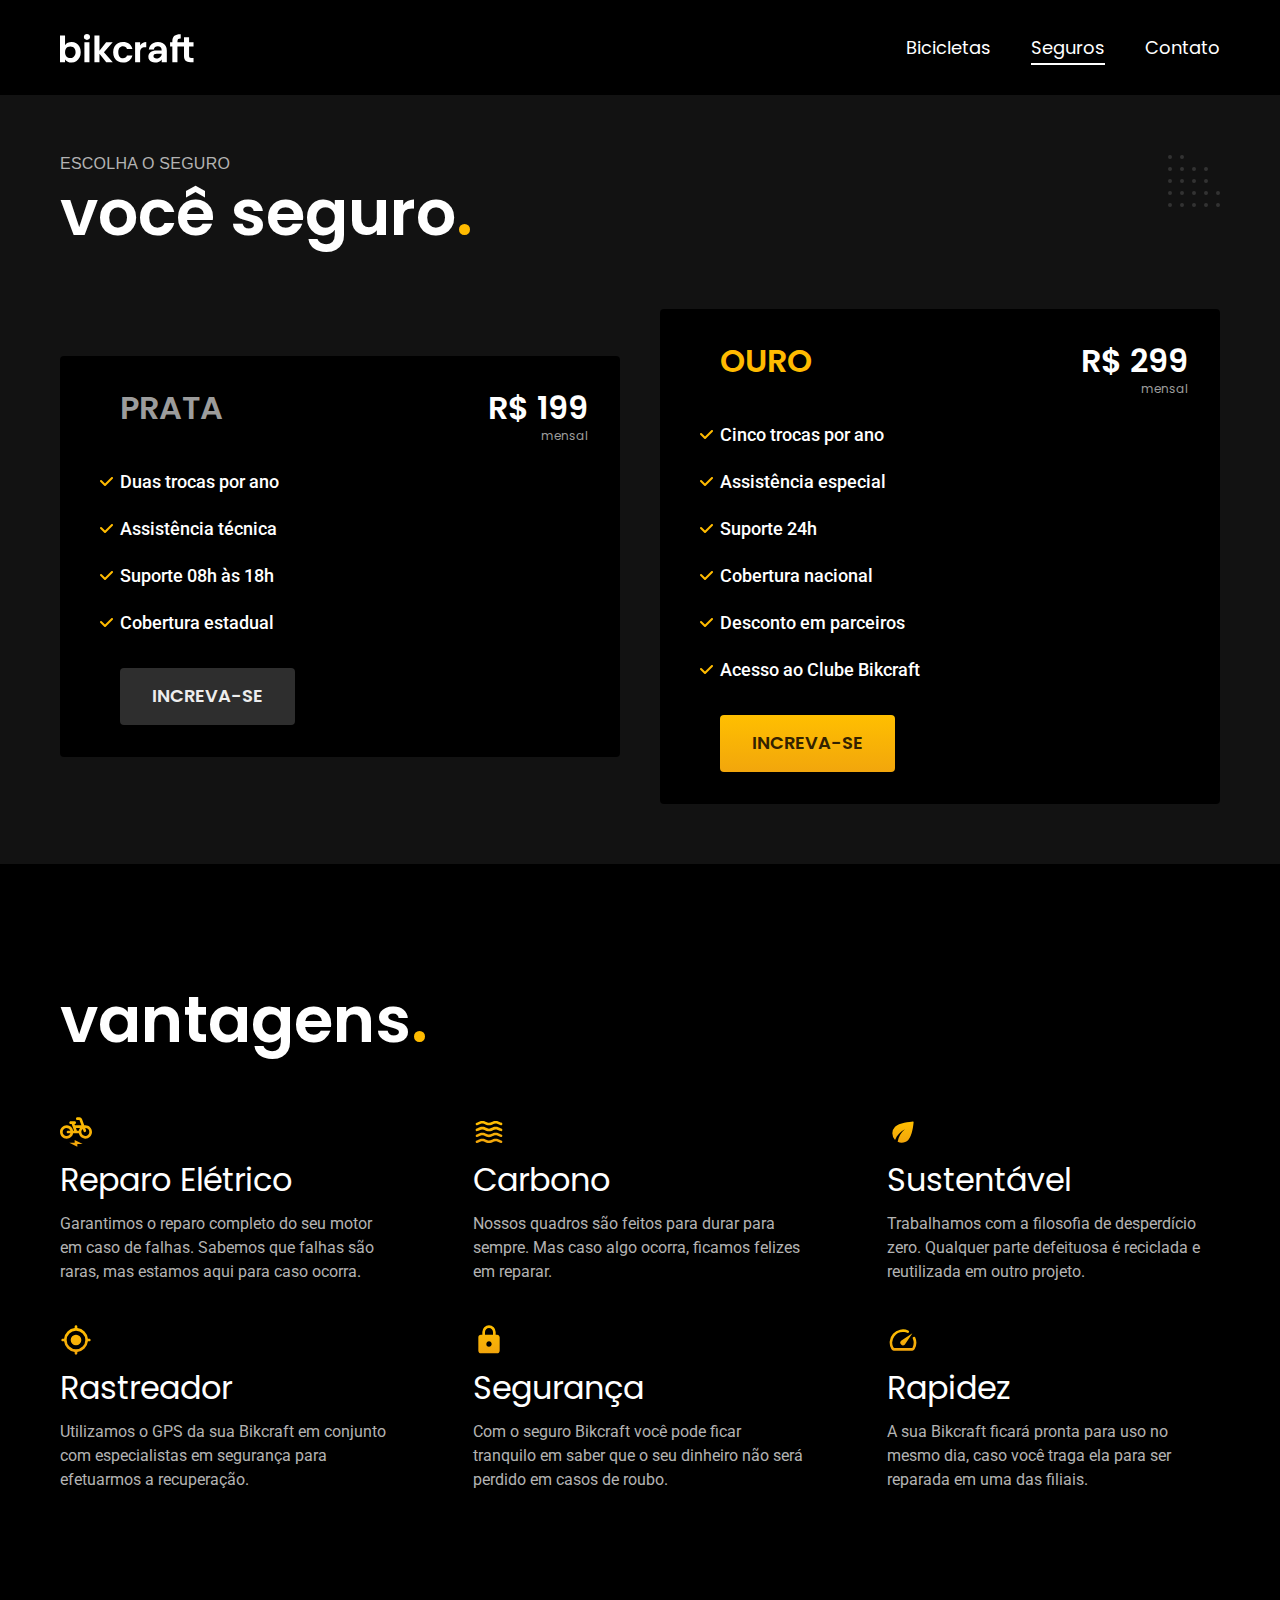
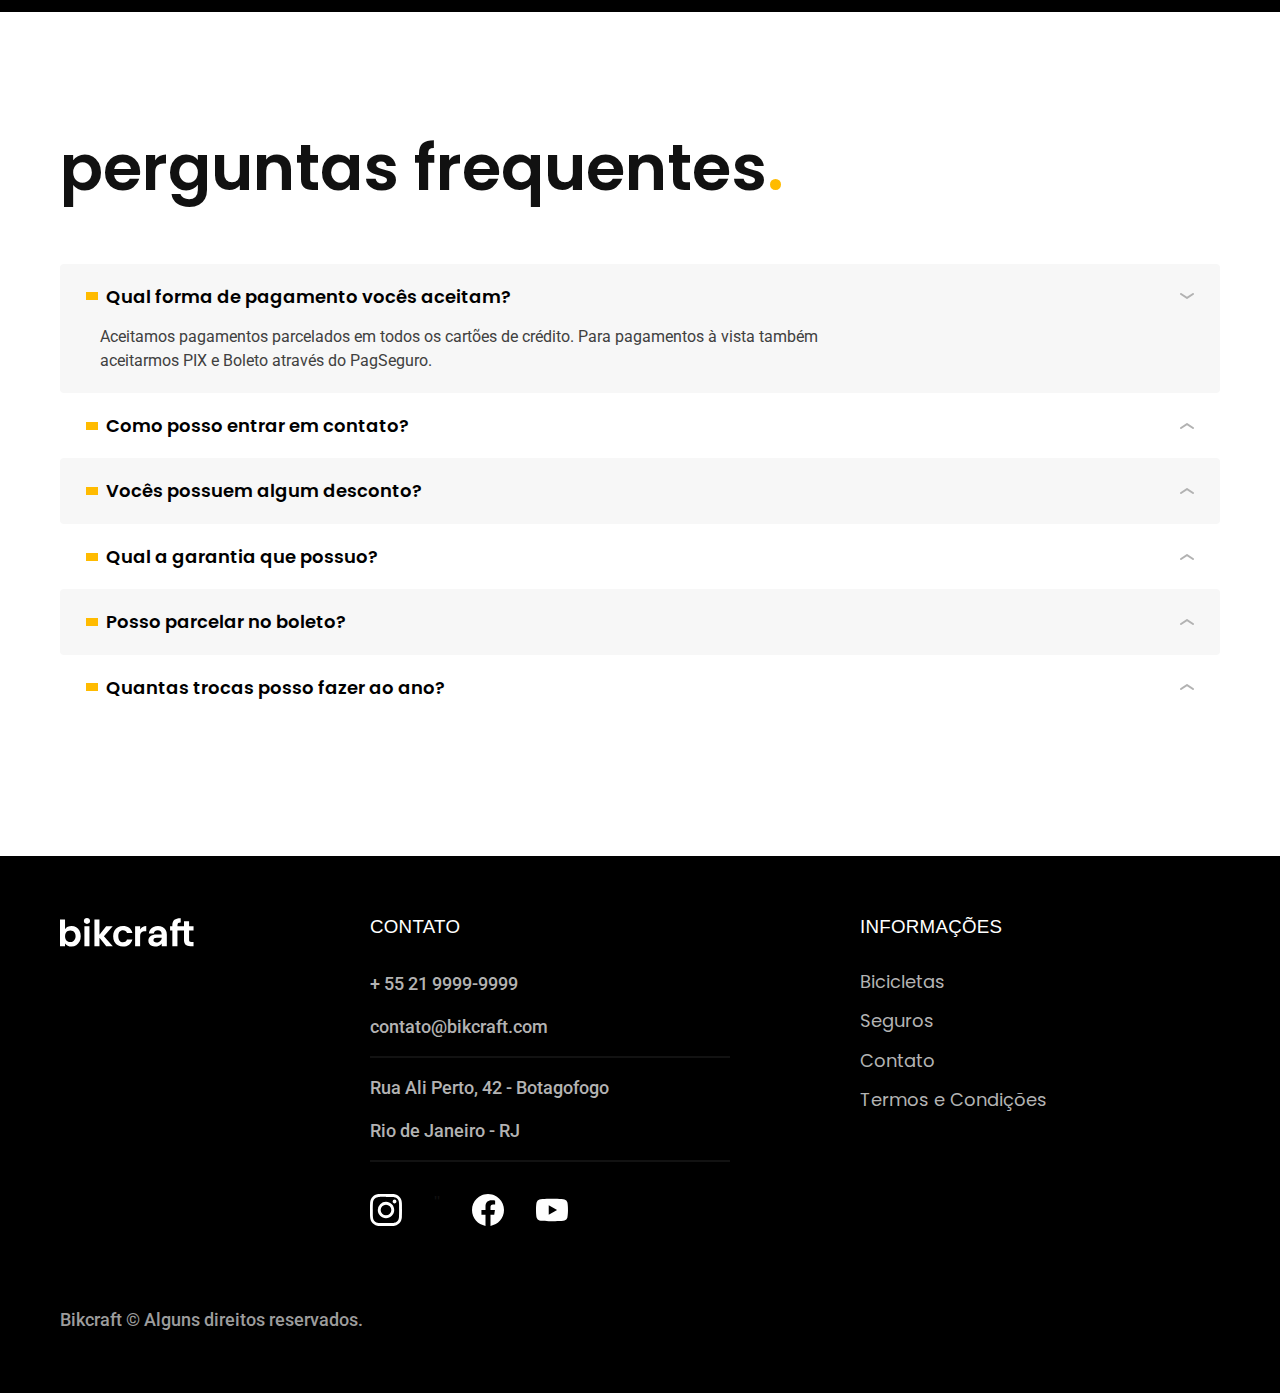
<file: seguros.html>
<!DOCTYPE html>
<html lang="pt-br">

<head>
  <meta charset="UTF-8">
  <meta http-equiv="X-UA-Compatible" content="IE=edge">
  <link rel="preload" href="./css/style.min.css" as="style">
  <link rel="stylesheet" href="./css/style.min.css">

  <meta name="viewport" content="width=device-width, initial-scale=1.0">
  <title>Seguros - Bikcraft - Bicicletas Elétricas</title>
  <meta name="description" content="Seguros">
  <link rel="preconnect" href="https://fonts.googleapis.com">
  <link rel="preconnect" href="https://fonts.gstatic.com" crossorigin>
  <link href="https://fonts.googleapis.com/css2?family=Merriweather:ital,wght@1,900&family=Poppins:wght@400;600&family=Roboto:wght@400;500&display=swap" rel="stylesheet">
  <link rel="icon" href="./favicon.svg" type="image/svg+xml">
  <script>
    document.documentElement.classList.add('js');
  </script>
</head>


<body id="seguros">
  <header class="header-bg">
    <div class="header container">

      <a href="./">
        <img src="./img/bikcraft.svg" alt="Bikcraft">
      </a>

      <nav aria-label="primária">
        <ul class="header-menu font-1-m cor-0">
          <li><a href="./bicicletas.html">Bicicletas</a></li>
          <li><a href="./seguros.html">Seguros</a></li>
          <li><a href="./contato.html">Contato</a></li>
        </ul>
      </nav>

    </div>
  </header>

  <main class="seguros-bg">

    <div class="titulo-bg">
      <div class="titulo container">
        <p class="font-2-l-b cor-5">escolha o seguro</p>
        <h1 class="font-1-xxl cor-0">você seguro<span class="cor-p1">.</span></h1>
      </div>
    </div>

    <div class="seguros container">

      <div class="seguros-item">
        <h3 class="font-1-xl cor-6">PRATA</h3>
        <span class="font-1-xl cor-0">R$ 199 <span class="font-1-xs cor-6">mensal</span></span>
        <ul class="font-2-m cor-0">
          <li>Duas trocas por ano</li>
          <li>Assistência técnica</li>
          <li>Suporte 08h às 18h</li>
          <li>Cobertura estadual</li>
        </ul>
        <a class="botao secundario" href="./orcamento.html?tipo=seguro&produto=prata">Increva-se</a>
      </div>

      <div class="seguros-item">
        <h3 class="font-1-xl cor-p1">OURO</h3>
        <span class="font-1-xl cor-0">R$ 299 <span class="font-1-xs cor-6">mensal</span></span>
        <ul class="font-2-m cor-0">
          <li>Cinco trocas por ano</li>
          <li>Assistência especial</li>
          <li>Suporte 24h</li>
          <li>Cobertura nacional</li>
          <li>Desconto em parceiros</li>
          <li>Acesso ao Clube Bikcraft</li>
        </ul>
        <a class="botao" href="./orcamento.html?tipo=seguro&produto=ouro">Increva-se</a>
      </div>

    </div>

  </main>

  <article class="vantagens-bg">
    <div class="vantagens container">
      <h2 class="font-1-xxl cor-0">vantagens<span class="cor-p1">.</span></h2>
      <ul>
        <li>
          <img src="./img/icones/eletrica.svg" alt="">
          <h3 class="font-1-l cor-0">Reparo Elétrico</h3>
          <p class="font-2-s cor-5">Garantimos o reparo completo do seu motor em caso de falhas. Sabemos que falhas são raras, mas estamos aqui para caso ocorra.</p>
        </li>
        <li>
          <img src="./img/icones/carbono.svg" alt="">
          <h3 class="font-1-l cor-0">Carbono</h3>
          <p class="font-2-s cor-5">Nossos quadros são feitos para durar para sempre. Mas caso algo ocorra, ficamos felizes em reparar.</p>
        </li>
        <li>
          <img src="./img/icones/sustentavel.svg" alt="">
          <h3 class="font-1-l cor-0">Sustentável</h3>
          <p class="font-2-s cor-5">Trabalhamos com a filosofia de desperdício zero. Qualquer parte defeituosa é reciclada e reutilizada em outro projeto.</p>
        </li>
        <li>
          <img src="./img/icones/rastreador.svg" alt="">
          <h3 class="font-1-l cor-0">Rastreador</h3>
          <p class="font-2-s cor-5">Utilizamos o GPS da sua Bikcraft em conjunto com especialistas em segurança para efetuarmos a recuperação.</p>
        </li>
        <li>
          <img src="./img/icones/seguro.svg" alt="">
          <h3 class="font-1-l cor-0">Segurança</h3>
          <p class="font-2-s cor-5">Com o seguro Bikcraft você pode ficar tranquilo em saber que o seu dinheiro não será perdido em casos de roubo.</p>
        </li>
        <li>
          <img src="./img/icones/velocidade.svg" alt="">
          <h3 class="font-1-l cor-0">Rapidez</h3>
          <p class="font-2-s cor-5">A sua Bikcraft ficará pronta para uso no mesmo dia, caso você traga ela para ser reparada em uma das filiais.</p>
        </li>
      </ul>
    </div>
  </article>

  <article class="perguntas container">
    <h2 class="font-1-xxl">perguntas frequentes<span class="cor-p1">.</span></h2>

    <dl>
      <div>
        <dt>
          <button class="font-1-m-b" aria-controls="pergunta1" aria-expanded="true">Qual forma de pagamento vocês aceitam?
          </button>
        </dt>
        <dd id="pergunta1" class="font-2-s cor-9 ativa">Aceitamos pagamentos parcelados em todos os cartões de crédito. Para pagamentos à vista também aceitarmos PIX e Boleto através do PagSeguro.
        </dd>
      </div>
      <div>
        <dt>
          <button class="font-1-m-b" aria-controls="pergunta2" aria-expanded="false">Como posso entrar em contato?
        </dt>
        <dd id="pergunta2" class="font-2-s cor-9">Aceitamos pagamentos parcelados em todos os cartões de crédito. Para pagamentos à vista também aceitarmos PIX e Boleto através do PagSeguro.
          </button>
        </dd>
      </div>
      <div>
        <dt>
          <button class="font-1-m-b" aria-controls="pergunta3" aria-expanded="false">Vocês possuem algum desconto?
          </button>
        </dt>
        <dd id="pergunta3" class="font-2-s cor-9">Aceitamos pagamentos parcelados em todos os cartões de crédito. Para pagamentos à vista também aceitarmos PIX e Boleto através do PagSeguro.
          </button>
        </dd>
      </div>
      <div>
        <dt>
          <button class="font-1-m-b" aria-controls="pergunta4" aria-expanded="false">Qual a garantia que possuo?
          </button>
        </dt>
        <dd id="pergunta4" class="font-2-s cor-9">Aceitamos pagamentos parcelados em todos os cartões de crédito. Para pagamentos à vista também aceitarmos PIX e Boleto através do PagSeguro.
        </dd>
      </div>
      <div>
        <dt>
          <button class="font-1-m-b" aria-controls="pergunta5" aria-expanded="false">Posso parcelar no boleto?
          </button>
        </dt>
        <dd id="pergunta5" class="font-2-s cor-9">Aceitamos pagamentos parcelados em todos os cartões de crédito. Para pagamentos à vista também aceitarmos PIX e Boleto através do PagSeguro.
        </dd>
      </div>
      <div>
        <dt>
          <button class="font-1-m-b" aria-controls="pergunta6" aria-expanded="false">Quantas trocas posso fazer ao ano?
          </button>
        </dt>
        <dd id="pergunta6" class="font-2-s cor-9">Aceitamos pagamentos parcelados em todos os cartões de crédito. Para pagamentos à vista também aceitarmos PIX e Boleto através do PagSeguro.
        </dd>
      </div>
    </dl>
  </article>

  <footer class="footer-bg">
    <div class="footer container">
      <img src="./img/bikcraft.svg" alt="Bikcraft">
      <div class="footer-contato">
        <h3 class="font-2-l-b cor-0">Contato</h3>
        <ul class="font-2-m cor-5">
          <li><a href="tel:+55219999999">+ 55 21 9999-9999</a></li>
          <li><a href="mailto:contato@bikcraft.com"></a>contato@bikcraft.com</li>
          <li>Rua Ali Perto, 42 - Botagofogo</li>
          <li>Rio de Janeiro - RJ</li>
        </ul>
        <div class="footer-redes">
          <a href="">
            <img src="./img/redes/instagram.svg" alt="Instagram">
          </a>''
          <a href="">
            <img src="./img/redes/facebook.svg" alt="Facebook">
          </a>
          <a href="">
            <img src="./img/redes/youtube.svg" alt="YouTube">
          </a>
        </div>
      </div>
      <div class="footer-informacoes">
        <h3 class="font-2-l-b cor-0">Informações</h3>
        <nav>
          <ul class="font-1-m cor-5">
            <li><a href="./bicicletas.html">Bicicletas</a></li>
            <li><a href="./seguros.html">Seguros</a></li>
            <li><a href="./contato.html">Contato</a></li>
            <li><a href="./termos.html">Termos e Condições</a></li>
          </ul>
        </nav>
      </div>
      <p class="footer-copy font-2-m cor-6">Bikcraft © Alguns direitos reservados.</p>
    </div>
  </footer>

  <script src="./js/script.js"></script>
</body>


</html>
</file>
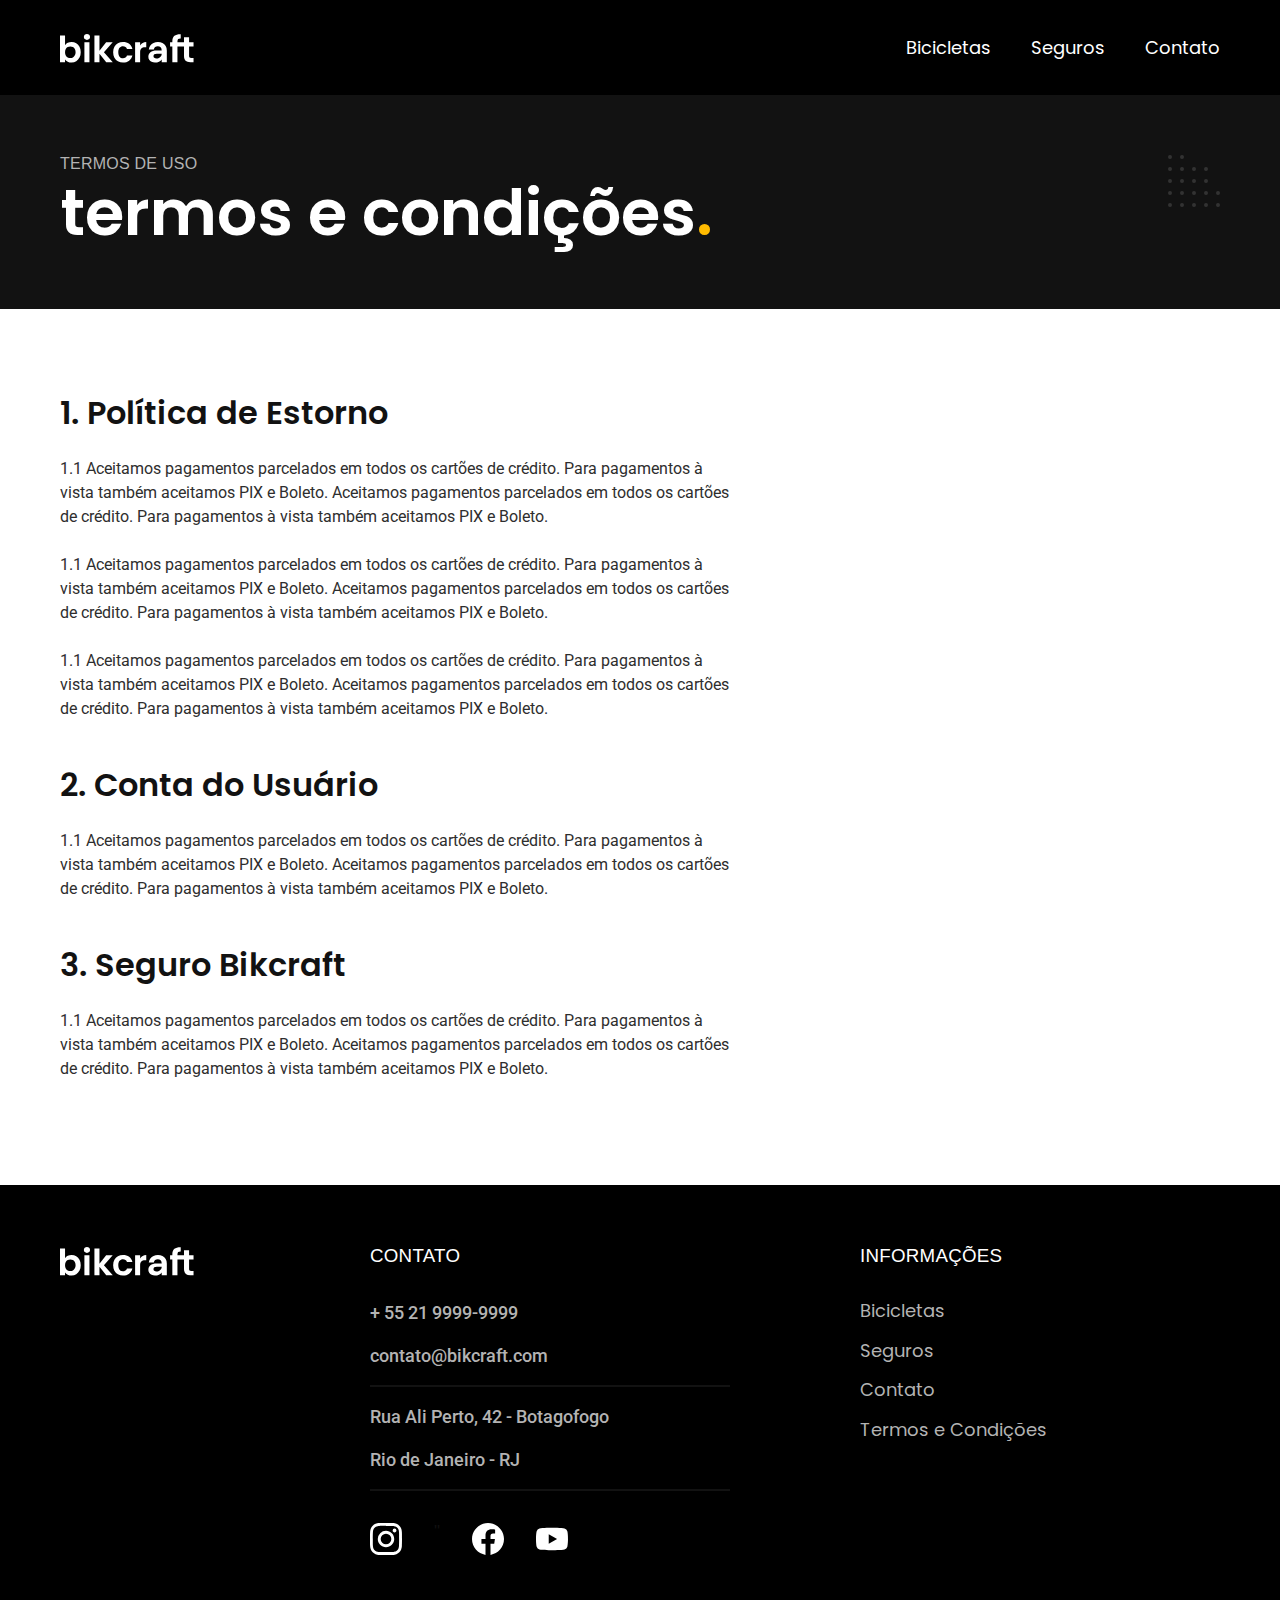
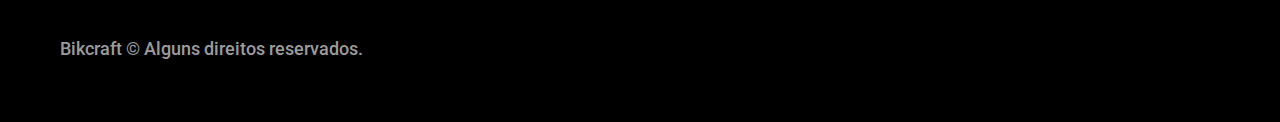
<file: termos.html>
<!DOCTYPE html>
<html lang="pt-br">

<head>
  <meta charset="UTF-8">
  <meta http-equiv="X-UA-Compatible" content="IE=edge">
  <link rel="preload" href="./css/style.min.css" as="style">
  <link rel="stylesheet" href="./css/style.min.css">

  <meta name="viewport" content="width=device-width, initial-scale=1.0">
  <title>Termos e Condições - Bikcraft - Bicicletas Elétricas</title>
  <meta name="description" content="Termos e Condições.">
  <link rel="preconnect" href="https://fonts.googleapis.com">
  <link rel="preconnect" href="https://fonts.gstatic.com" crossorigin>
  <link href="https://fonts.googleapis.com/css2?family=Merriweather:ital,wght@1,900&family=Poppins:wght@400;600&family=Roboto:wght@400;500&display=swap" rel="stylesheet">
  <link rel="icon" href="./favicon.svg" type="image/svg+xml">
  <script>
    document.documentElement.classList.add('js');
  </script>
</head>


<body id="termos">
  <header class="header-bg">
    <div class="header container">

      <a href="./">
        <img src="./img/bikcraft.svg" alt="Bikcraft">
      </a>

      <nav aria-label="primária">
        <ul class="header-menu font-1-m cor-0">
          <li><a href="./bicicletas.html">Bicicletas</a></li>
          <li><a href="./seguros.html">Seguros</a></li>
          <li><a href="./contato.html">Contato</a></li>
        </ul>
      </nav>

    </div>
  </header>

  <main>

    <div class="titulo-bg">
      <div class="titulo container">
        <p class="font-2-l-b cor-5">Termos de uso</p>
        <h1 class="font-1-xxl cor-0">termos e condições<span class="cor-p1">.</span></h1>
      </div>
    </div>

    <div class="termos font-2-s cor-10 container">

      <h2 class="font-1-l cor-11">1. Política de Estorno
      </h2>
      <p>1.1 Aceitamos pagamentos parcelados em todos os cartões de crédito. Para pagamentos à vista também aceitamos PIX e Boleto. Aceitamos pagamentos parcelados em todos os cartões de crédito. Para pagamentos à vista também aceitamos PIX e Boleto.</p>
      <p>1.1 Aceitamos pagamentos parcelados em todos os cartões de crédito. Para pagamentos à vista também aceitamos PIX e Boleto. Aceitamos pagamentos parcelados em todos os cartões de crédito. Para pagamentos à vista também aceitamos PIX e Boleto.</p>
      <p>1.1 Aceitamos pagamentos parcelados em todos os cartões de crédito. Para pagamentos à vista também aceitamos PIX e Boleto. Aceitamos pagamentos parcelados em todos os cartões de crédito. Para pagamentos à vista também aceitamos PIX e Boleto.</p>

      <h2 class="font-1-l cor-11">2. Conta do Usuário
      </h2>
      <p>1.1 Aceitamos pagamentos parcelados em todos os cartões de crédito. Para pagamentos à vista também aceitamos PIX e Boleto. Aceitamos pagamentos parcelados em todos os cartões de crédito. Para pagamentos à vista também aceitamos PIX e Boleto.</p>

      <h2 class="font-1-l cor-11">3. Seguro Bikcraft
      </h2>
      <p>1.1 Aceitamos pagamentos parcelados em todos os cartões de crédito. Para pagamentos à vista também aceitamos PIX e Boleto. Aceitamos pagamentos parcelados em todos os cartões de crédito. Para pagamentos à vista também aceitamos PIX e Boleto.</p>

    </div>
  </main>

  <footer class="footer-bg">
    <div class="footer container">
      <img src="./img/bikcraft.svg" alt="Bikcraft">
      <div class="footer-contato">
        <h3 class="font-2-l-b cor-0">Contato</h3>
        <ul class="font-2-m cor-5">
          <li><a href="tel:+55219999999">+ 55 21 9999-9999</a></li>
          <li><a href="mailto:contato@bikcraft.com"></a>contato@bikcraft.com</li>
          <li>Rua Ali Perto, 42 - Botagofogo</li>
          <li>Rio de Janeiro - RJ</li>
        </ul>
        <div class="footer-redes">
          <a href="">
            <img src="./img/redes/instagram.svg" alt="Instagram">
          </a>''
          <a href="">
            <img src="./img/redes/facebook.svg" alt="Facebook">
          </a>
          <a href="">
            <img src="./img/redes/youtube.svg" alt="YouTube">
          </a>
        </div>
      </div>
      <div class="footer-informacoes">
        <h3 class="font-2-l-b cor-0">Informações</h3>
        <nav>
          <ul class="font-1-m cor-5">
            <li><a href="./bicicletas.html">Bicicletas</a></li>
            <li><a href="./seguros.html">Seguros</a></li>
            <li><a href="./contato.html">Contato</a></li>
            <li><a href="./termos.html">Termos e Condições</a></li>
          </ul>
        </nav>
      </div>
      <p class="footer-copy font-2-m cor-6">Bikcraft © Alguns direitos reservados.</p>
    </div>
  </footer>

  <script src="./js/script.js"></script>
</body>


</html>
</file>
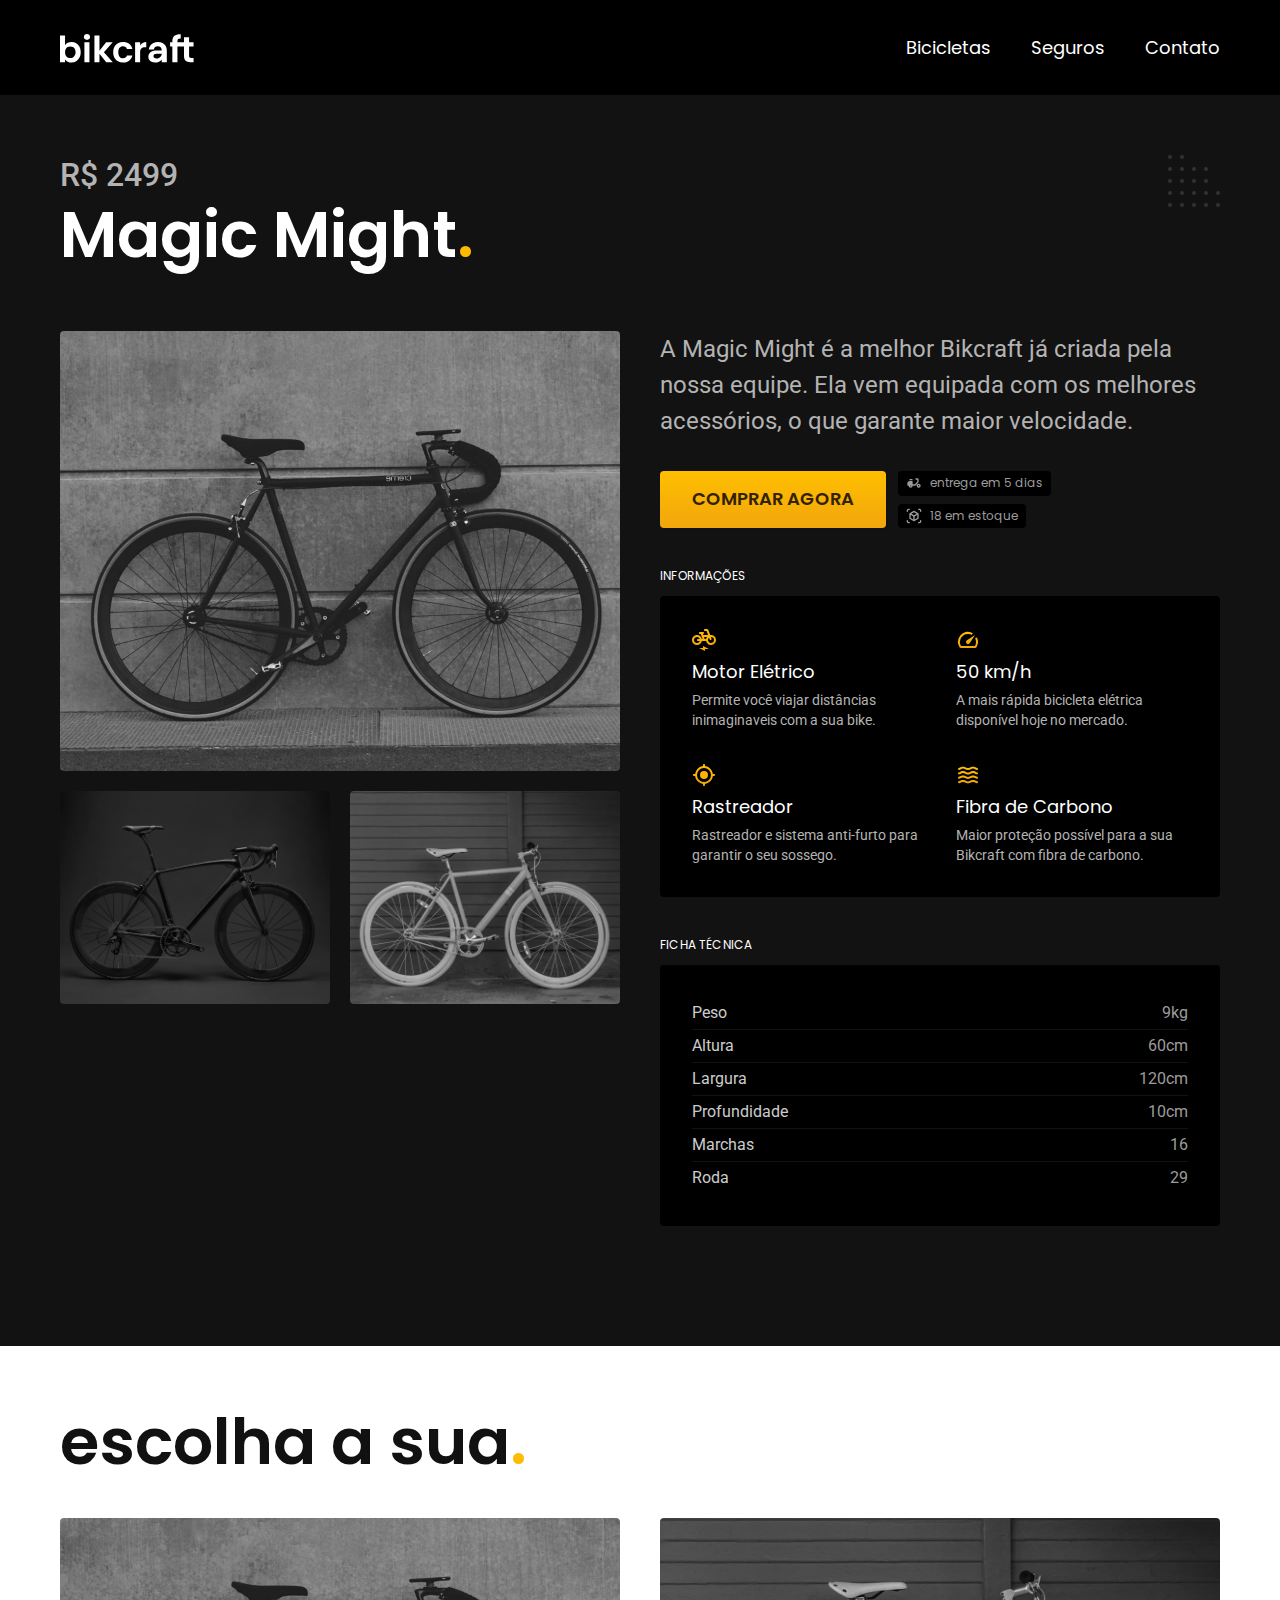
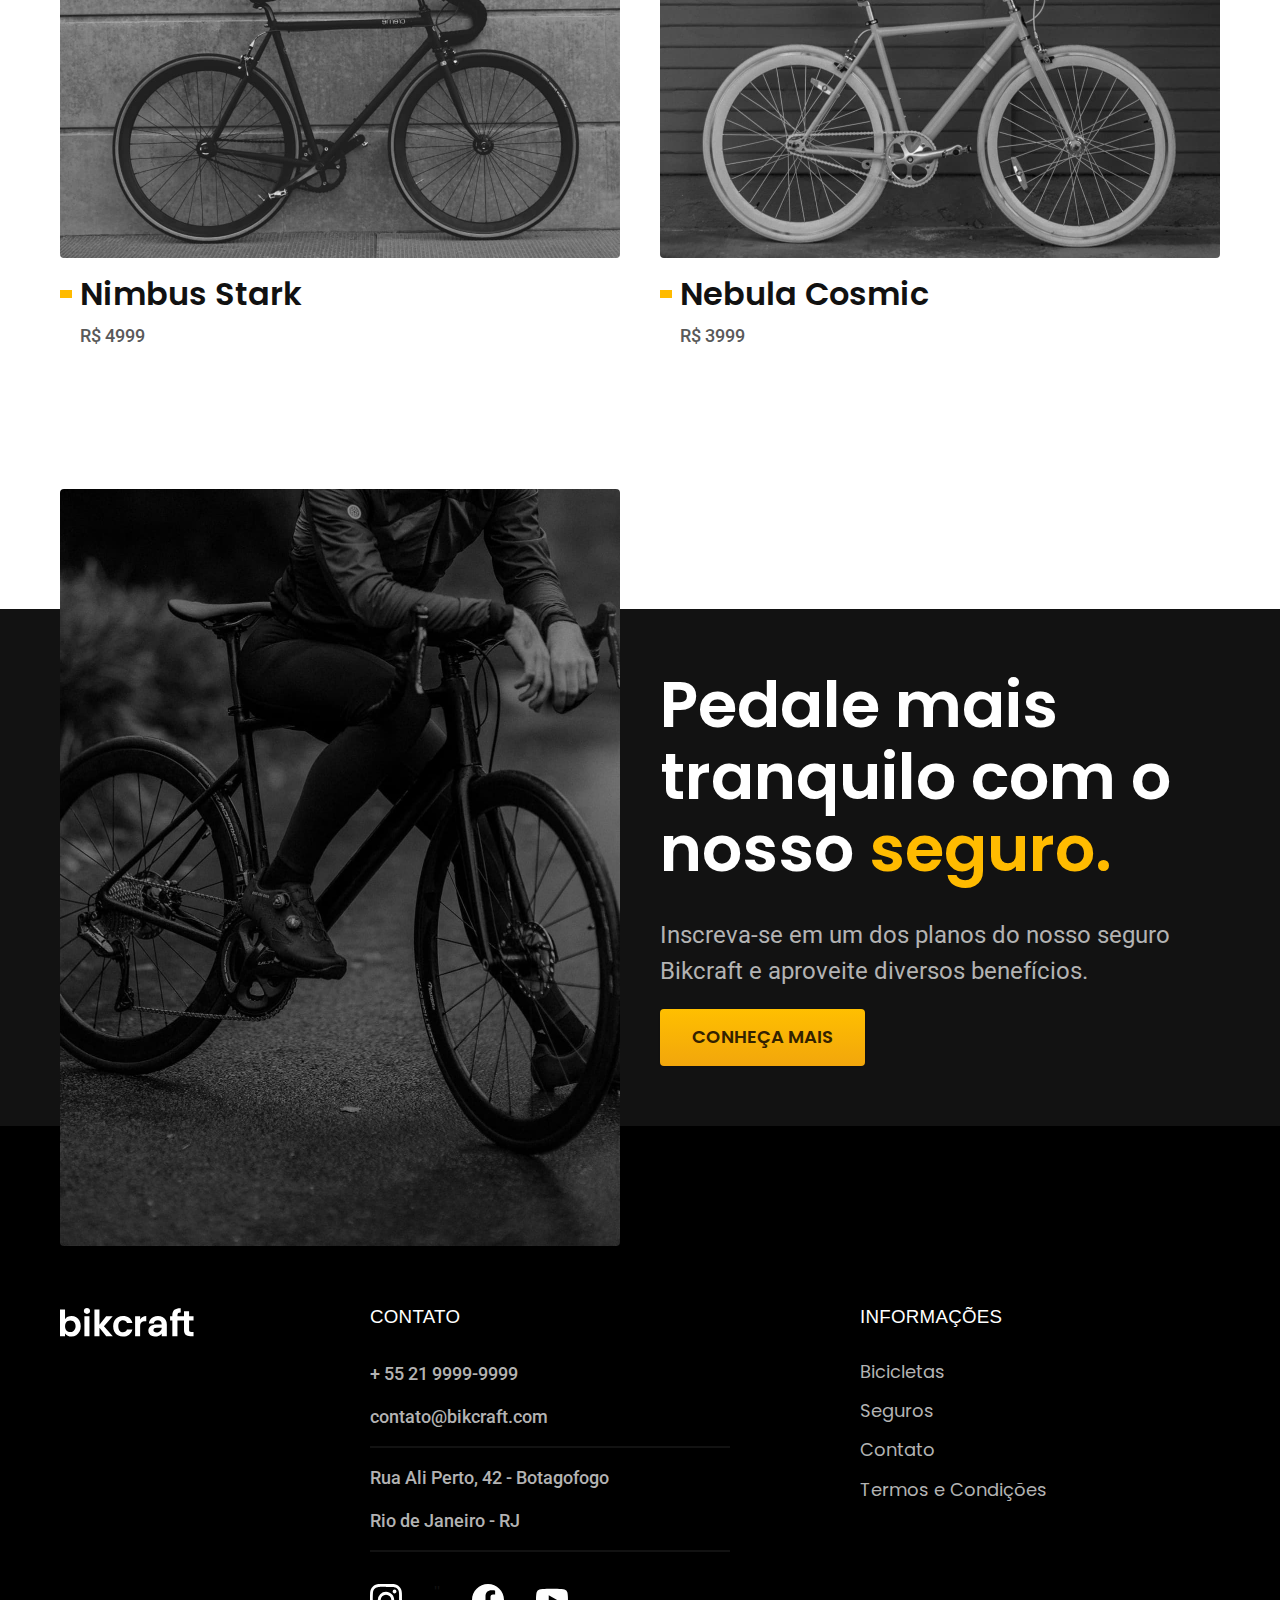
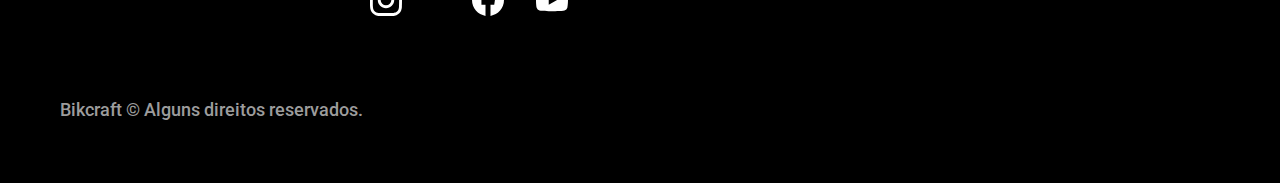
<file: bicicletas/magic.html>
<!DOCTYPE html>
<html lang="pt-br">

<head>
  <meta charset="UTF-8">
  <meta http-equiv="X-UA-Compatible" content="IE=edge">
  <link rel="preload" href="../css/style.min.css" as="style">
  <link rel="stylesheet" href="../css/style.min.css">
  <meta name="viewport" content="width=device-width, initial-scale=1.0">
  <title>Magic - Bikcraft - Bicicletas Elétricas</title>
  <meta name="description" content="Magic.">
  <link rel="preconnect" href="https://fonts.googleapis.com">
  <link rel="preconnect" href="https://fonts.gstatic.com" crossorigin>
  <link href="https://fonts.googleapis.com/css2?family=Merriweather:ital,wght@1,900&family=Poppins:wght@400;600&family=Roboto:wght@400;500&display=swap" rel="stylesheet">
  <link rel="icon" href="../favicon.svg" type="image/svg+xml">
  <script>
    document.documentElement.classList.add('js');
  </script>
</head>


<body id="bicicleta">
  <header class="header-bg">
    <div class="header container">

      <a href="./">
        <img src="../img/bikcraft.svg" alt="Bikcraft">
      </a>

      <nav aria-label="primária">
        <ul class="header-menu font-1-m cor-0">
          <li><a href="../bicicletas.html">Bicicletas</a></li>
          <li><a href="../seguros.html">Seguros</a></li>
          <li><a href="../contato.html">Contato</a></li>
        </ul>
      </nav>

    </div>
  </header>

  <main class="titulo-bg">

    <div>
      <div class="titulo container">
        <p class="font-2-xl cor-5">R$ 2499</p>
        <h1 class="font-1-xxl cor-0">Magic Might<span class="cor-p1">.</span></h1>
      </div>
    </div>

    <div class="bicicleta container">
      <div class="bicicleta-imagens">
        <img src="../img/bicicleta/nimbus2.jpg" alt="Bike 1">
        <img src="../img/bicicleta/nimbus1.jpg" alt="Bike 2">
        <img src="../img/bicicleta/nimbus3.jpg" alt="Bike 3">
      </div>
      <div class="bicicleta-conteudo">
        <p class="font-2-l cor-5">A Magic Might é a melhor Bikcraft já criada pela nossa equipe. Ela vem equipada com os melhores acessórios, o que garante maior velocidade.</p>
        <div class="bicicleta-comprar">
          <a class="botao" href="../orcamento.html?tipo=bikcraft&produto=magic">Comprar Agora</a>
          <span class="font-1-xs cor-6"><img src="../img/icones/entrega.svg" alt="">entrega em 5 dias</span>
          <span class="font-1-xs cor-6"><img src="../img/icones/estoque.svg" alt="">18 em estoque</span>
        </div>

        <h2 class="font-1-xs cor-0">Informações</h2>
        <ul class="bicicleta-informacoes">
          <li>
            <img src="../img/icones/eletrica.svg" alt="">
            <h3 class="font-1-m cor-0">Motor Elétrico</h3>
            <p class="font-2-xs cor-5">Permite você viajar distâncias inimaginaveis com a sua bike.</p>
          </li>
          <li>
            <img src="../img/icones/velocidade.svg" alt="">
            <h3 class="font-1-m cor-0">50 km/h</h3>
            <p class="font-2-xs cor-5">A mais rápida bicicleta elétrica disponível hoje no mercado. </p>
          </li>
          <li>
            <img src="../img/icones/rastreador.svg" alt="">
            <h3 class="font-1-m cor-0">Rastreador</h3>
            <p class="font-2-xs cor-5">Rastreador e sistema anti-furto para garantir o seu sossego.
            </p>
          </li>
          <li>
            <img src="../img/icones/carbono.svg" alt="">
            <h3 class="font-1-m cor-0">Fibra de Carbono</h3>
            <p class="font-2-xs cor-5">Maior proteção possível para a sua Bikcraft com fibra de carbono.</p>
          </li>

        </ul>
        <h2 class="font-1-xs cor-0">Ficha técnica</h2>
        <ul class="bicicleta-ficha font-2-s cor-4">
          <li>Peso <span>9kg</span></li>
          <li>Altura <span>60cm</span></li>
          <li>Largura <span>120cm</span></li>
          <li>Profundidade <span>10cm</span></li>
          <li>Marchas <span>16</span></li>
          <li>Roda <span>29</span></li>
        </ul>
      </div>
    </div>
  </main>

  <article class="bicicletas-lista container">
    <h2 class="font-1-xxl">escolha a sua<span class="cor-p1">.</span></h2>

    <ul>
      <li>
        <a href="./magic.html">
          <img src="../img/bicicletas/magic.jpg" alt="Bicicleta preta">
          <h3 class="font-1-xl">Nimbus Stark</h3>
          <span class="font-2-m cor-8">R$ 4999</span>
        </a>
      </li>
      <li>
        <a href="./nebula.html">
          <img src="../img/bicicletas/nebula.jpg" alt="Bicicleta preta">
          <h3 class="font-1-xl">Nebula Cosmic</h3>
          <span class="font-2-m cor-8">R$ 3999</span>
        </a>
      </li>
    </ul>
  </article>

  <article class="seguro-bg">
    <div class="seguro container">
      <div class="seguro-imagem">
        <img src="../img/fotos/seguros.jpg" alt="Pessoa para em uma bicicleta.">
      </div>
      <div class="seguro-conteudo">
        <h2 class="font-1-xxl cor-0">Pedale mais tranquilo com o nosso <span class="cor-p1">seguro.</span></h2>
        <p class="font-2-l cor-5">Inscreva-se em um dos planos do nosso seguro Bikcraft e aproveite diversos benefícios.</p>
        <a class="botao" href="../seguros.html">conheça mais</a>
      </div>
    </div>
  </article>

  <footer class="footer-bg">
    <div class="footer container">
      <img src="../img/bikcraft.svg" alt="Bikcraft">
      <div class="footer-contato">
        <h3 class="font-2-l-b cor-0">Contato</h3>
        <ul class="font-2-m cor-5">
          <li><a href="tel:+55219999999">+ 55 21 9999-9999</a></li>
          <li><a href="mailto:contato@bikcraft.com"></a>contato@bikcraft.com</li>
          <li>Rua Ali Perto, 42 - Botagofogo</li>
          <li>Rio de Janeiro - RJ</li>
        </ul>
        <div class="footer-redes">
          <a href="">
            <img src="../img/redes/instagram.svg" alt="Instagram">
          </a>''
          <a href="">
            <img src="../img/redes/facebook.svg" alt="Facebook">
          </a>
          <a href="">
            <img src="../img/redes/youtube.svg" alt="YouTube">
          </a>
        </div>
      </div>
      <div class="footer-informacoes">
        <h3 class="font-2-l-b cor-0">Informações</h3>
        <nav>
          <ul class="font-1-m cor-5">
            <li><a href="../bicicletas.html">Bicicletas</a></li>
            <li><a href="../seguros.html">Seguros</a></li>
            <li><a href="../contato.html">Contato</a></li>
            <li><a href="../termos.html">Termos e Condições</a></li>
          </ul>
        </nav>
      </div>
      <p class="footer-copy font-2-m cor-6">Bikcraft © Alguns direitos reservados.</p>
    </div>
  </footer>

  <script src="../js/script.js"></script>
</body>


</html>
</file>
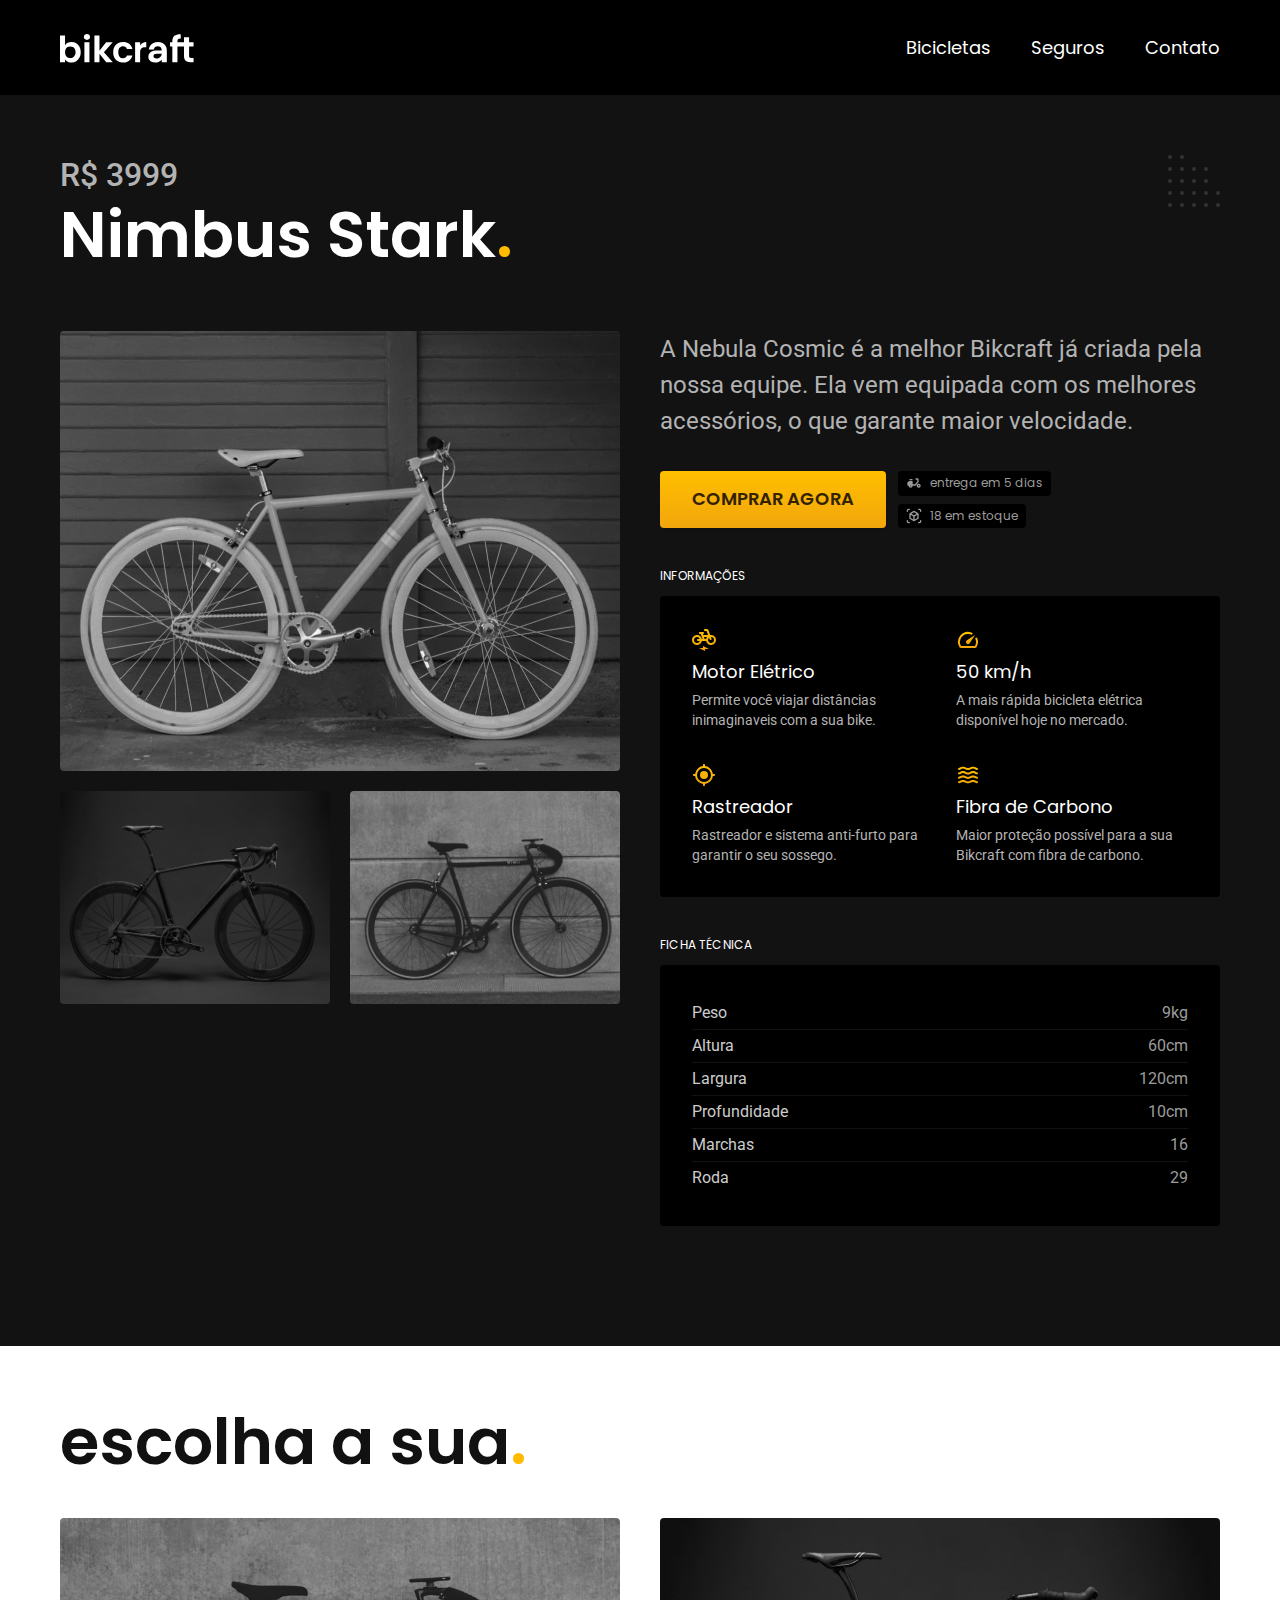
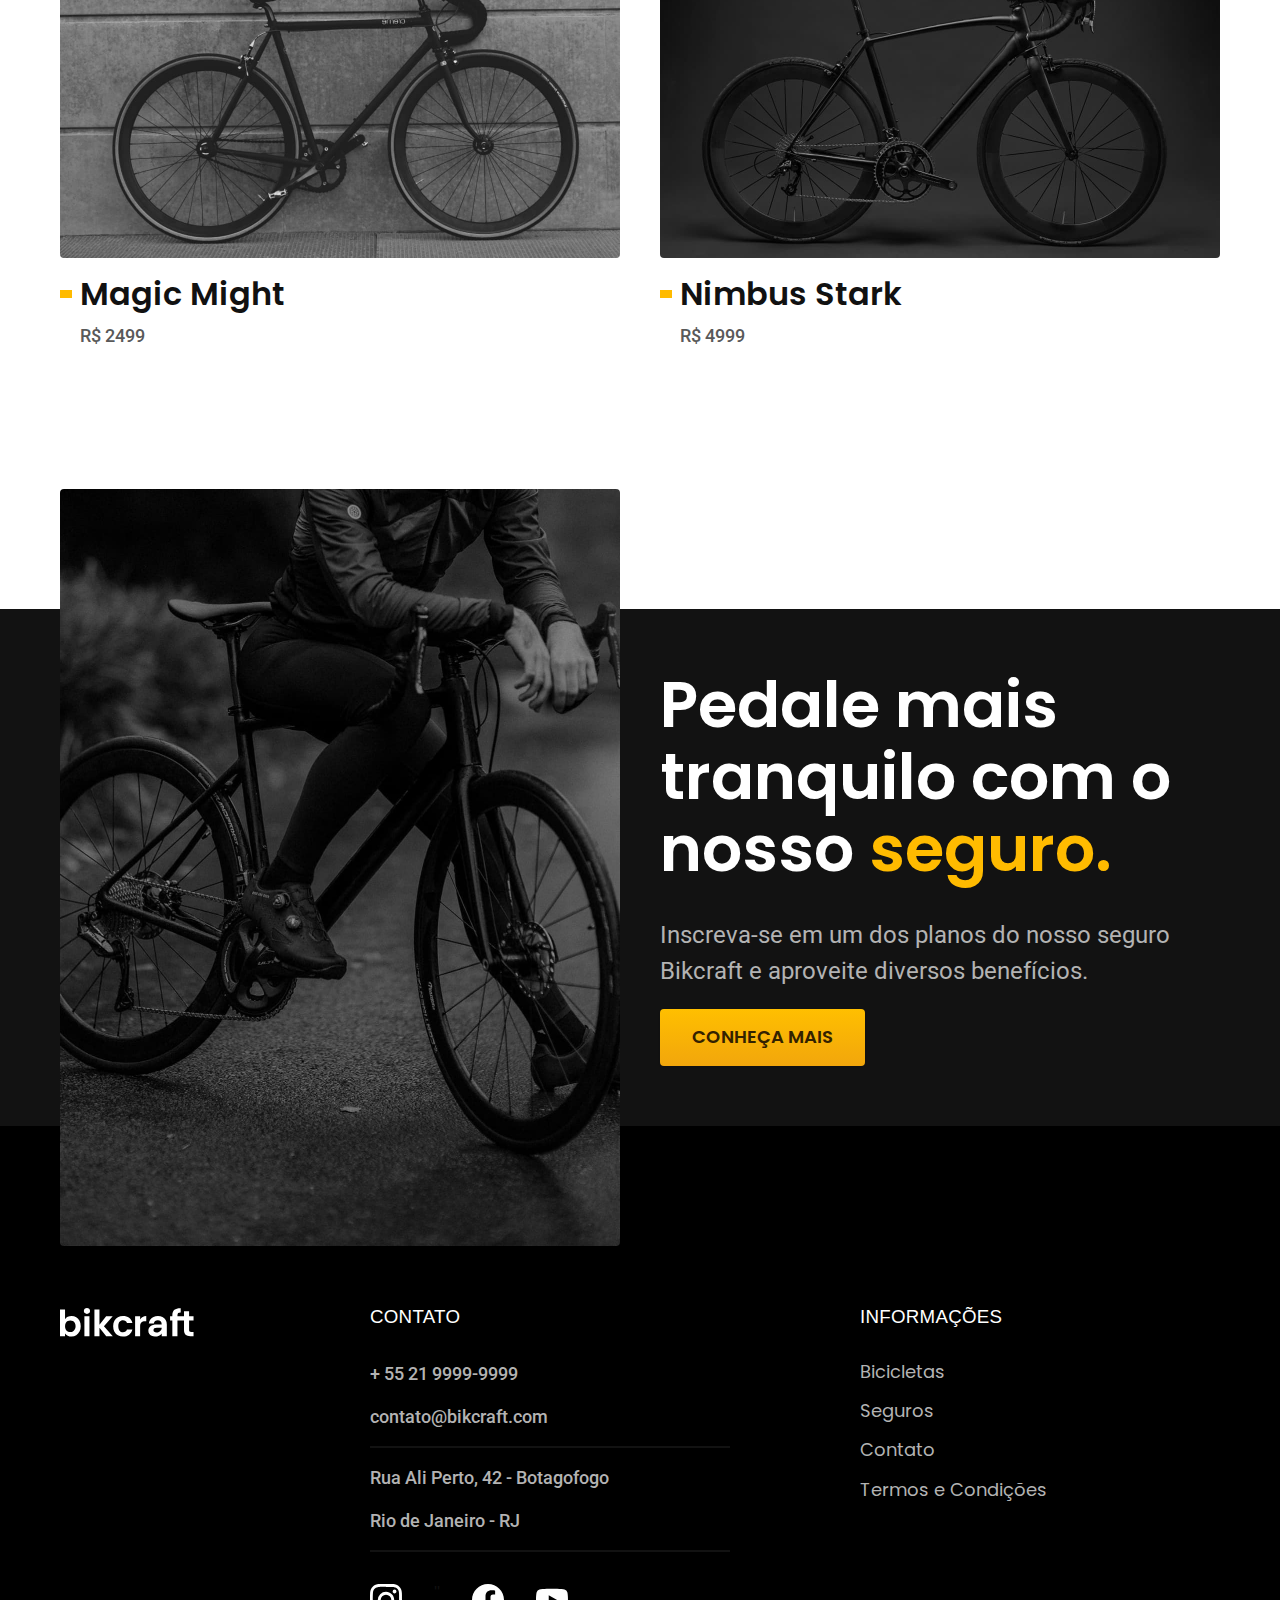
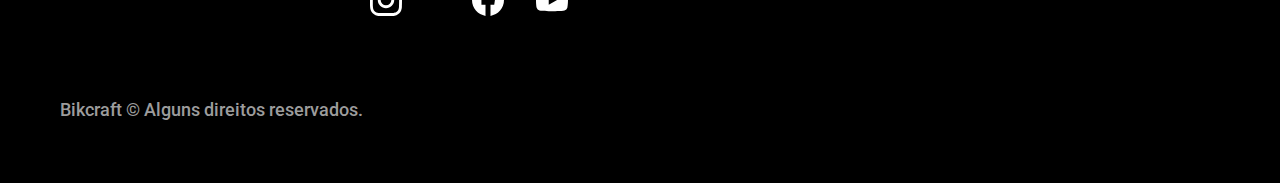
<file: bicicletas/nebula.html>
<!DOCTYPE html>
<html lang="pt-br">

<head>
  <meta charset="UTF-8">
  <meta http-equiv="X-UA-Compatible" content="IE=edge">
  <link rel="preload" href="../css/style.min.css" as="style">
  <link rel="stylesheet" href="../css/style.min.css">
  <meta name="viewport" content="width=device-width, initial-scale=1.0">
  <title>Nebula - Bikcraft - Bicicletas Elétricas</title>
  <meta name="description" content="Nebula.">
  <link rel="preconnect" href="https://fonts.googleapis.com">
  <link rel="preconnect" href="https://fonts.gstatic.com" crossorigin>
  <link href="https://fonts.googleapis.com/css2?family=Merriweather:ital,wght@1,900&family=Poppins:wght@400;600&family=Roboto:wght@400;500&display=swap" rel="stylesheet">
  <link rel="icon" href="../favicon.svg" type="image/svg+xml">
  <script>
    document.documentElement.classList.add('js');
  </script>
</head>


<body id="bicicleta">
  <header class="header-bg">
    <div class="header container">

      <a href="./">
        <img src="../img/bikcraft.svg" alt="Bikcraft">
      </a>

      <nav aria-label="primária">
        <ul class="header-menu font-1-m cor-0">
          <li><a href="../bicicletas.html">Bicicletas</a></li>
          <li><a href="../seguros.html">Seguros</a></li>
          <li><a href="../contato.html">Contato</a></li>
        </ul>
      </nav>

    </div>
  </header>

  <main class="titulo-bg">

    <div>
      <div class="titulo container">
        <p class="font-2-xl cor-5">R$ 3999</p>
        <h1 class="font-1-xxl cor-0">Nimbus Stark<span class="cor-p1">.</span></h1>
      </div>
    </div>

    <div class="bicicleta container">
      <div class="bicicleta-imagens">
        <img src="../img/bicicleta/nimbus3.jpg" alt="Bike 1">
        <img src="../img/bicicleta/nimbus1.jpg" alt="Bike 2">
        <img src="../img/bicicleta/nimbus2.jpg" alt="Bike 3">
      </div>
      <div class="bicicleta-conteudo">
        <p class="font-2-l cor-5">A Nebula Cosmic é a melhor Bikcraft já criada pela nossa equipe. Ela vem equipada com os melhores acessórios, o que garante maior velocidade.</p>
        <div class="bicicleta-comprar">
          <a class="botao" href="../orcamento.html?tipo=bikcraft&produto=nebula">Comprar Agora</a>
          <span class="font-1-xs cor-6"><img src="../img/icones/entrega.svg" alt="">entrega em 5 dias</span>
          <span class="font-1-xs cor-6"><img src="../img/icones/estoque.svg" alt="">18 em estoque</span>
        </div>

        <h2 class="font-1-xs cor-0">Informações</h2>
        <ul class="bicicleta-informacoes">
          <li>
            <img src="../img/icones/eletrica.svg" alt="">
            <h3 class="font-1-m cor-0">Motor Elétrico</h3>
            <p class="font-2-xs cor-5">Permite você viajar distâncias inimaginaveis com a sua bike.</p>
          </li>
          <li>
            <img src="../img/icones/velocidade.svg" alt="">
            <h3 class="font-1-m cor-0">50 km/h</h3>
            <p class="font-2-xs cor-5">A mais rápida bicicleta elétrica disponível hoje no mercado. </p>
          </li>
          <li>
            <img src="../img/icones/rastreador.svg" alt="">
            <h3 class="font-1-m cor-0">Rastreador</h3>
            <p class="font-2-xs cor-5">Rastreador e sistema anti-furto para garantir o seu sossego.
            </p>
          </li>
          <li>
            <img src="../img/icones/carbono.svg" alt="">
            <h3 class="font-1-m cor-0">Fibra de Carbono</h3>
            <p class="font-2-xs cor-5">Maior proteção possível para a sua Bikcraft com fibra de carbono.</p>
          </li>

        </ul>
        <h2 class="font-1-xs cor-0">Ficha técnica</h2>
        <ul class="bicicleta-ficha font-2-s cor-4">
          <li>Peso <span>9kg</span></li>
          <li>Altura <span>60cm</span></li>
          <li>Largura <span>120cm</span></li>
          <li>Profundidade <span>10cm</span></li>
          <li>Marchas <span>16</span></li>
          <li>Roda <span>29</span></li>
        </ul>
      </div>
    </div>
  </main>

  <article class="bicicletas-lista container">
    <h2 class="font-1-xxl">escolha a sua<span class="cor-p1">.</span></h2>

    <ul>
      <li>
        <a href="./magic.html">
          <img src="../img/bicicletas/magic.jpg" alt="Bicicleta preta">
          <h3 class="font-1-xl">Magic Might</h3>
          <span class="font-2-m cor-8">R$ 2499</span>
        </a>
      </li>
      <li>
        <a href="./nimbus.html">
          <img src="../img/bicicletas/nimbus.jpg" alt="Bicicleta preta">
          <h3 class="font-1-xl">Nimbus Stark</h3>
          <span class="font-2-m cor-8">R$ 4999</span>
        </a>
      </li>
    </ul>
  </article>

  <article class="seguro-bg">
    <div class="seguro container">
      <div class="seguro-imagem">
        <img src="../img/fotos/seguros.jpg" alt="Pessoa para em uma bicicleta.">
      </div>
      <div class="seguro-conteudo">
        <h2 class="font-1-xxl cor-0">Pedale mais tranquilo com o nosso <span class="cor-p1">seguro.</span></h2>
        <p class="font-2-l cor-5">Inscreva-se em um dos planos do nosso seguro Bikcraft e aproveite diversos benefícios.</p>
        <a class="botao" href="../seguros.html">conheça mais</a>
      </div>
    </div>
  </article>

  <footer class="footer-bg">
    <div class="footer container">
      <img src="../img/bikcraft.svg" alt="Bikcraft">
      <div class="footer-contato">
        <h3 class="font-2-l-b cor-0">Contato</h3>
        <ul class="font-2-m cor-5">
          <li><a href="tel:+55219999999">+ 55 21 9999-9999</a></li>
          <li><a href="mailto:contato@bikcraft.com"></a>contato@bikcraft.com</li>
          <li>Rua Ali Perto, 42 - Botagofogo</li>
          <li>Rio de Janeiro - RJ</li>
        </ul>
        <div class="footer-redes">
          <a href="">
            <img src="../img/redes/instagram.svg" alt="Instagram">
          </a>''
          <a href="">
            <img src="../img/redes/facebook.svg" alt="Facebook">
          </a>
          <a href="">
            <img src="../img/redes/youtube.svg" alt="YouTube">
          </a>
        </div>
      </div>
      <div class="footer-informacoes">
        <h3 class="font-2-l-b cor-0">Informações</h3>
        <nav>
          <ul class="font-1-m cor-5">
            <li><a href="../bicicletas.html">Bicicletas</a></li>
            <li><a href="../seguros.html">Seguros</a></li>
            <li><a href="../contato.html">Contato</a></li>
            <li><a href="../termos.html">Termos e Condições</a></li>
          </ul>
        </nav>
      </div>
      <p class="footer-copy font-2-m cor-6">Bikcraft © Alguns direitos reservados.</p>
    </div>
  </footer>

  <script src="../js/script.js"></script>
</body>


</html>
</file>
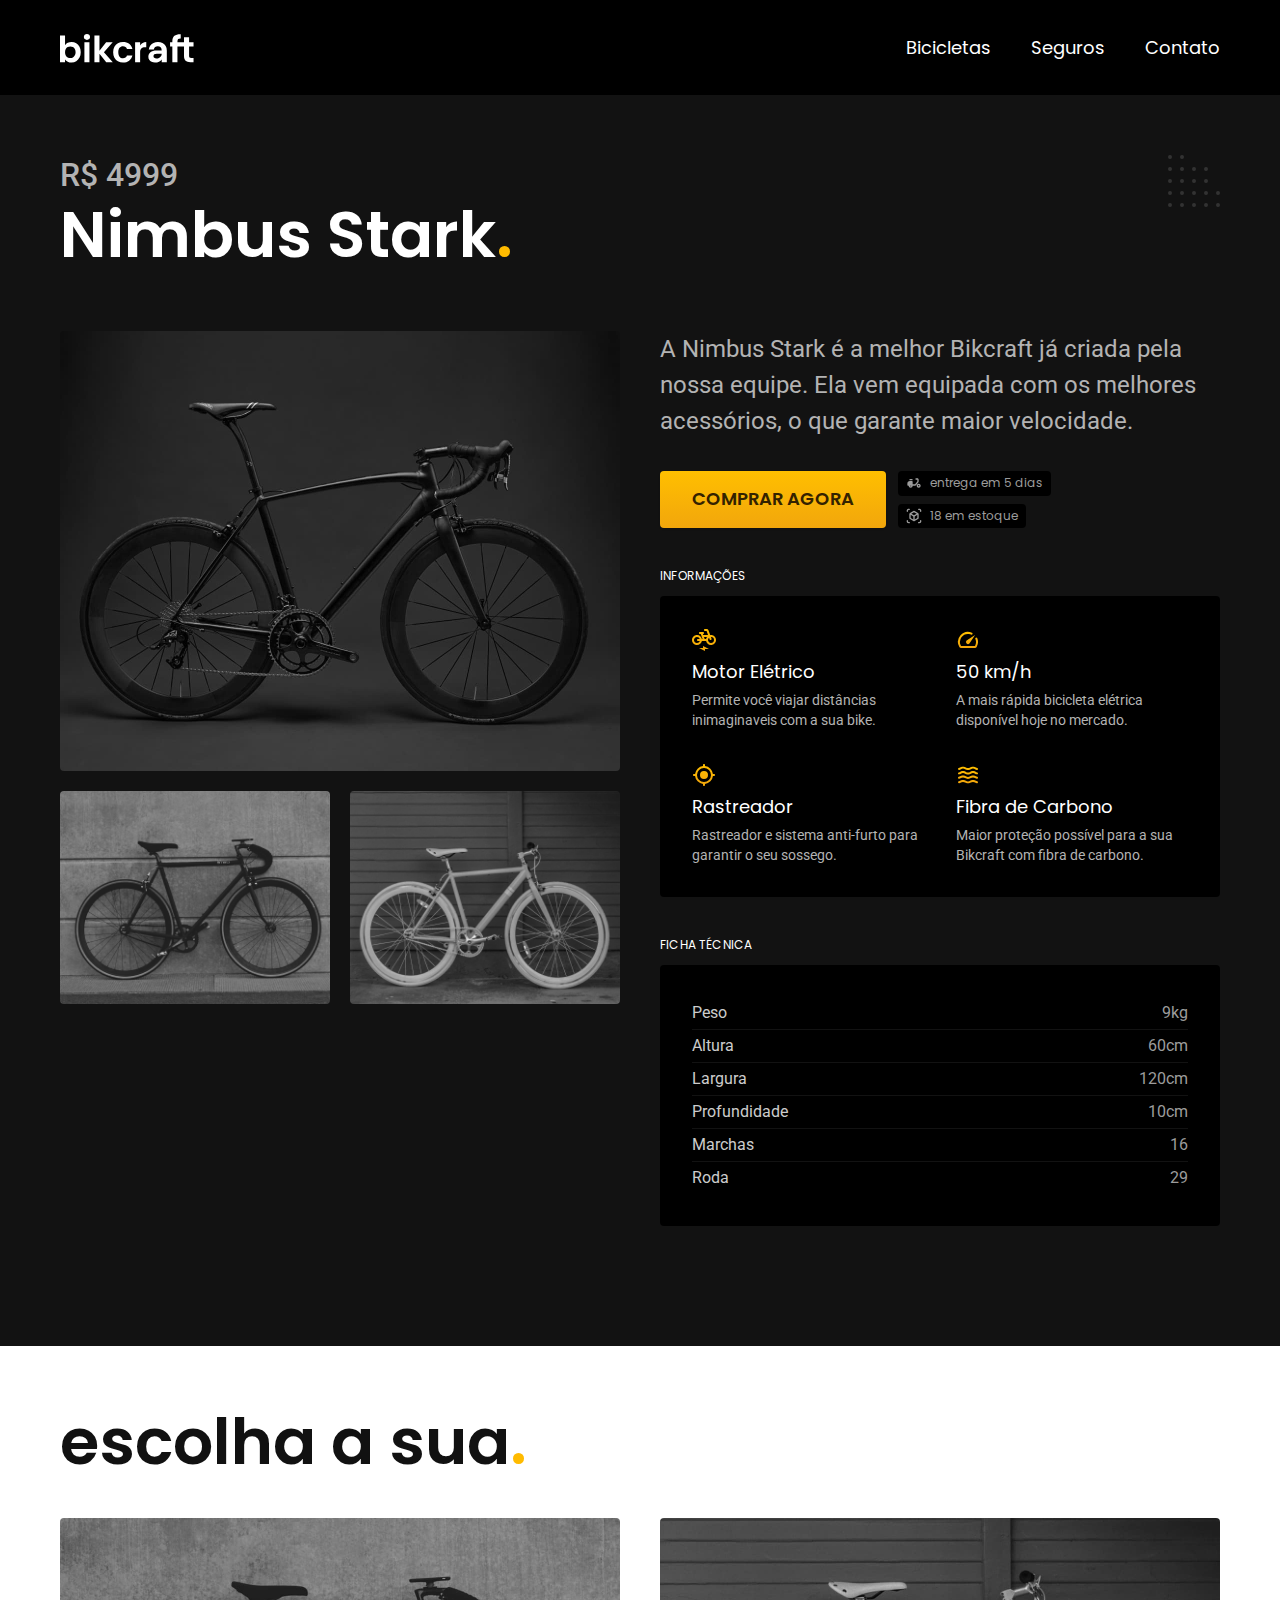
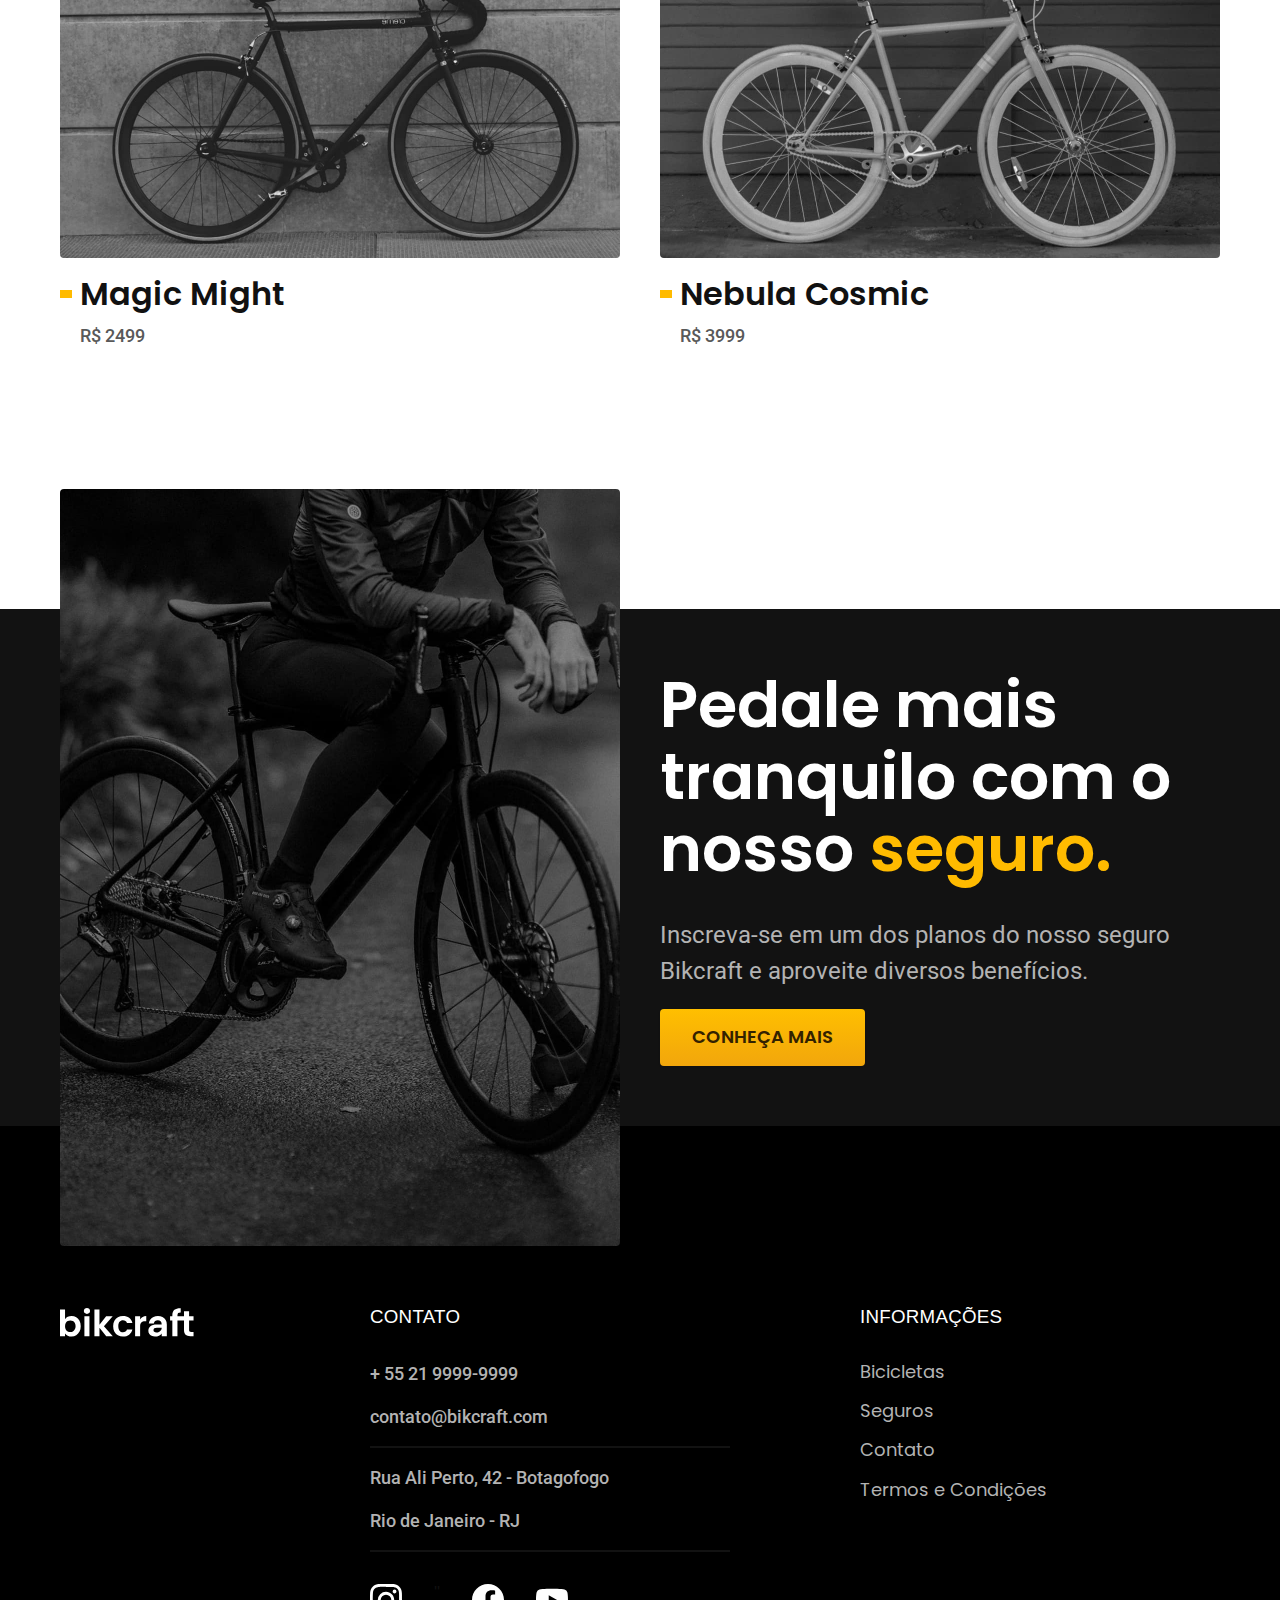
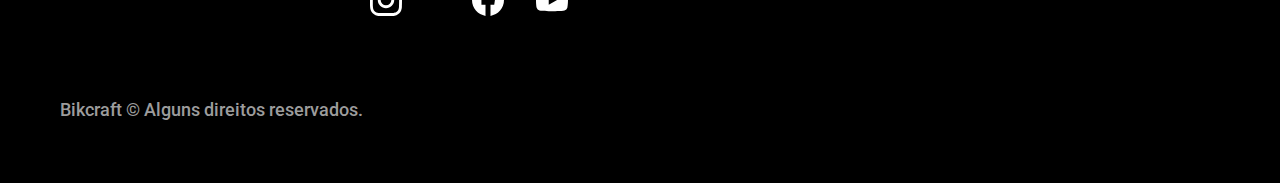
<file: bicicletas/nimbus.html>
<!DOCTYPE html>
<html lang="pt-br">

<head>
  <meta charset="UTF-8">
  <meta http-equiv="X-UA-Compatible" content="IE=edge">
  <link rel="preload" href="../css/style.min.css" as="style">
  <link rel="stylesheet" href="../css/style.min.css">
  <meta name="viewport" content="width=device-width, initial-scale=1.0">
  <title>Nimbus - Bikcraft - Bicicletas Elétricas</title>
  <meta name="description" content="Nimbus.">
  <link rel="preconnect" href="https://fonts.googleapis.com">
  <link rel="preconnect" href="https://fonts.gstatic.com" crossorigin>
  <link href="https://fonts.googleapis.com/css2?family=Merriweather:ital,wght@1,900&family=Poppins:wght@400;600&family=Roboto:wght@400;500&display=swap" rel="stylesheet">
  <link rel="icon" href="../favicon.svg" type="image/svg+xml">
  <script>
    document.documentElement.classList.add('js');
  </script>
</head>


<body id="bicicleta">
  <header class="header-bg">
    <div class="header container">

      <a href="./">
        <img src="../img/bikcraft.svg" alt="Bikcraft">
      </a>

      <nav aria-label="primária">
        <ul class="header-menu font-1-m cor-0">
          <li><a href="../bicicletas.html">Bicicletas</a></li>
          <li><a href="../seguros.html">Seguros</a></li>
          <li><a href="../contato.html">Contato</a></li>
        </ul>
      </nav>

    </div>
  </header>

  <main class="titulo-bg">

    <div>
      <div class="titulo container">
        <p class="font-2-xl cor-5">R$ 4999</p>
        <h1 class="font-1-xxl cor-0">Nimbus Stark<span class="cor-p1">.</span></h1>
      </div>
    </div>

    <div class="bicicleta container">
      <div class="bicicleta-imagens">
        <img src="../img/bicicleta/nimbus1.jpg" alt="Bike 1">
        <img src="../img/bicicleta/nimbus2.jpg" alt="Bike 2">
        <img src="../img/bicicleta/nimbus3.jpg" alt="Bike 3">
      </div>
      <div class="bicicleta-conteudo">
        <p class="font-2-l cor-5">A Nimbus Stark é a melhor Bikcraft já criada pela nossa equipe. Ela vem equipada com os melhores acessórios, o que garante maior velocidade.</p>
        <div class="bicicleta-comprar">
          <a class="botao" href="../orcamento.html?tipo=bikcraft&produto=nimbus">Comprar Agora</a>
          <span class="font-1-xs cor-6"><img src="../img/icones/entrega.svg" alt="">entrega em 5 dias</span>
          <span class="font-1-xs cor-6"><img src="../img/icones/estoque.svg" alt="">18 em estoque</span>
        </div>

        <h2 class="font-1-xs cor-0">Informações</h2>
        <ul class="bicicleta-informacoes">
          <li>
            <img src="../img/icones/eletrica.svg" alt="">
            <h3 class="font-1-m cor-0">Motor Elétrico</h3>
            <p class="font-2-xs cor-5">Permite você viajar distâncias inimaginaveis com a sua bike.</p>
          </li>
          <li>
            <img src="../img/icones/velocidade.svg" alt="">
            <h3 class="font-1-m cor-0">50 km/h</h3>
            <p class="font-2-xs cor-5">A mais rápida bicicleta elétrica disponível hoje no mercado. </p>
          </li>
          <li>
            <img src="../img/icones/rastreador.svg" alt="">
            <h3 class="font-1-m cor-0">Rastreador</h3>
            <p class="font-2-xs cor-5">Rastreador e sistema anti-furto para garantir o seu sossego.
            </p>
          </li>
          <li>
            <img src="../img/icones/carbono.svg" alt="">
            <h3 class="font-1-m cor-0">Fibra de Carbono</h3>
            <p class="font-2-xs cor-5">Maior proteção possível para a sua Bikcraft com fibra de carbono.</p>
          </li>

        </ul>
        <h2 class="font-1-xs cor-0">Ficha técnica</h2>
        <ul class="bicicleta-ficha font-2-s cor-4">
          <li>Peso <span>9kg</span></li>
          <li>Altura <span>60cm</span></li>
          <li>Largura <span>120cm</span></li>
          <li>Profundidade <span>10cm</span></li>
          <li>Marchas <span>16</span></li>
          <li>Roda <span>29</span></li>
        </ul>
      </div>
    </div>
  </main>

  <article class="bicicletas-lista container">
    <h2 class="font-1-xxl">escolha a sua<span class="cor-p1">.</span></h2>

    <ul>
      <li>
        <a href="./magic.html">
          <img src="../img/bicicletas/magic.jpg" alt="Bicicleta preta">
          <h3 class="font-1-xl">Magic Might</h3>
          <span class="font-2-m cor-8">R$ 2499</span>
        </a>
      </li>
      <li>
        <a href="./nebula.html">
          <img src="../img/bicicletas/nebula.jpg" alt="Bicicleta preta">
          <h3 class="font-1-xl">Nebula Cosmic</h3>
          <span class="font-2-m cor-8">R$ 3999</span>
        </a>
      </li>
    </ul>
  </article>

  <article class="seguro-bg">
    <div class="seguro container">
      <div class="seguro-imagem">
        <img src="../img/fotos/seguros.jpg" alt="Pessoa para em uma bicicleta.">
      </div>
      <div class="seguro-conteudo">
        <h2 class="font-1-xxl cor-0">Pedale mais tranquilo com o nosso <span class="cor-p1">seguro.</span></h2>
        <p class="font-2-l cor-5">Inscreva-se em um dos planos do nosso seguro Bikcraft e aproveite diversos benefícios.</p>
        <a class="botao" href="../seguros.html">conheça mais</a>
      </div>
    </div>
  </article>

  <footer class="footer-bg">
    <div class="footer container">
      <img src="../img/bikcraft.svg" alt="Bikcraft">
      <div class="footer-contato">
        <h3 class="font-2-l-b cor-0">Contato</h3>
        <ul class="font-2-m cor-5">
          <li><a href="tel:+55219999999">+ 55 21 9999-9999</a></li>
          <li><a href="mailto:contato@bikcraft.com"></a>contato@bikcraft.com</li>
          <li>Rua Ali Perto, 42 - Botagofogo</li>
          <li>Rio de Janeiro - RJ</li>
        </ul>
        <div class="footer-redes">
          <a href="">
            <img src="../img/redes/instagram.svg" alt="Instagram">
          </a>''
          <a href="">
            <img src="../img/redes/facebook.svg" alt="Facebook">
          </a>
          <a href="">
            <img src="../img/redes/youtube.svg" alt="YouTube">
          </a>
        </div>
      </div>
      <div class="footer-informacoes">
        <h3 class="font-2-l-b cor-0">Informações</h3>
        <nav>
          <ul class="font-1-m cor-5">
            <li><a href="../bicicletas.html">Bicicletas</a></li>
            <li><a href="../seguros.html">Seguros</a></li>
            <li><a href="../contato.html">Contato</a></li>
            <li><a href="../termos.html">Termos e Condições</a></li>
          </ul>
        </nav>
      </div>
      <p class="footer-copy font-2-m cor-6">Bikcraft © Alguns direitos reservados.</p>
    </div>
  </footer>

  <script src="../js/script.js"></script>
</body>


</html>
</file>
<file: css/style.min.css>
body{margin:0;font-family:Arial,Helvetica,sans-serif;color:#111}blockquote,dd,h1,h2,h3,h4,p,ul{margin:0}ul{padding:0;list-style:none}a{text-decoration:none;color:inherit}img{max-width:100%;display:block}img[src$=".jpg"]{border-radius:4px}.font-1-xs{font:400 0.75rem/1.35 Poppins,sans-serif}.font-1-s{font:400 1rem/1.5 Poppins,sans-serif}.font-1-m-b{font:600 1.125rem/1.3 Poppins,sans-serif}.font-1-m{font:400 1.125rem/1.3 Poppins,sans-serif}.font-1-l{font:400 2rem/1.5 Poppins,sans-serif}.font-1-xl{font:600 2rem/1.25 Poppins,sans-serif}.font-1-xxl{font:600 4rem/1.125 Poppins,sans-serif}.font-2-xs{font:400 0.875rem/1.4 Roboto,sans-serif}.font-2-s{font:400 1rem/1.5 Roboto,sans-serif}.font-2-m{font:500 1.125rem/1.5 Roboto,sans-serif}.font-2-l-b{font-weight:500;letter-spacing:.015em;text-transform:uppercase}.font-2-l{font:400 1.5rem/1.5 Roboto,sans-serif}.font-2-xl{font:500 2rem/1.25 Roboto,sans-serif}@media (max-width:1200px){.font-1-xxl{font-size:3rem}.font-2-l,.font-2-l-b{font-size:1.125rem}}@media (max-width:800px){.font-1-xxl{font-size:2rem}.font-1-xl,.font-2-xl{font-size:1.5rem}}:root{--cor-0:#fff;--cor-1:#f7f7f7;--cor-2:#ededed;--cor-3:#dedede;--cor-4:#ccc;--cor-5:#b3b3b3;--cor-6:#9c9c9c;--cor-7:#707070;--cor-8:#595959;--cor-9:#404040;--cor-10:#2E2E2E;--cor-11:#121212;--cor-12:#000;--cor-p1:#fb0;--cor-p2:#e5a40b;--cor-p3:#a66f00;--cor-p4:#664400;--cor-p5:#320}.cor-0{color:var(--cor-0)}.cor-1{color:var(--cor-1)}.cor-2{color:var(--cor-2)}.cor-3{color:var(--cor-3)}.cor-4{color:var(--cor-4)}.cor-5{color:var(--cor-5)}.cor-6{color:var(--cor-6)}.cor-7{color:var(--cor-7)}.cor-8{color:var(--cor-8)}.cor-9{color:var(--cor-9)}.cor-10{color:var(--cor-10)}.cor-11{color:var(--cor-11)}.cor-12{color:var(--cor-12)}.cor-p1{color:var(--cor-p1)}.cor-p2{color:var(--cor-p2)}.cor-p3{color:var(--cor-p3)}.cor-p4{color:var(--cor-p4)}.cor-p5{color:var(--cor-p5)}.header-bg{background-color:var(--cor-12)}.header{display:flex;flex-wrap:wrap;gap:20px;justify-content:space-between;align-items:center;padding-top:20px;padding-bottom:20px}.header-menu{display:flex;gap:40px;flex-wrap:wrap}.header-menu a{padding:16px 0;display:inline-block;position:relative}.header-menu a:after{content:"";display:block;height:2px;width:0;background:var(--cor-0);margin-top:4px;transition:.3s;position:absolute}.header-menu a.ativo::after,.header-menu a:hover::after{width:100%}@media (max-width:800px){.header-menu{gap:20px}.header-menu a{background:var(--cor-11);padding:16px 12px;border-radius:4px}.header-menu a:hover{background-color:var(--cor-10)}.header a:after{display:none}}@media (max-width:600px){.header-menu{gap:12px}.header-menu a{padding:8px 12px;font-size:.875rem}}.introducao-bg{background:var(--cor-12) url("../img/dec/bottom-left.svg") no-repeat bottom 160px left 20px;box-shadow:inset 0 -120px #fff}.introducao{display:grid;grid-template-columns:1fr 1fr;gap:0 40px}.introducao-conteudo{align-self:end;padding-bottom:200px}.introducao img{height:100%;object-fit:cover;width:100%;border-radius:4px}.introducao h1{margin-bottom:32px}.introducao p{margin-bottom:20px}@media (max-width:800px){.introducao-bg{background:var(--cor-11);padding-top:40px;box-shadow:inset 0 -60px #fff}.introducao{grid-template-columns:1fr;gap:32px}.introducao-conteudo{padding-bottom:0}.introducao h1{margin-bottom:16px}.introducao img{height:300px;width:100%}}.container{max-width:1200px;box-sizing:border-box;padding-left:20px;padding-right:20px;margin-left:auto;margin-right:auto}.botao{text-transform:uppercase;color:var(--cor-p5);padding:16px 32px;background:linear-gradient(#ffbf00,#f2a60c);border-radius:4px;display:inline-block;box-shadow:0 1px 2px rgba(0,0,0,.1);font:600 1.125rem/1.35 Poppins,sans-serif;max-width:max-content;border:none;cursor:pointer}.botao:hover{background:linear-gradient(#ffb60d,#e59317)}.botao.secundario{background:var(--cor-10);color:var(--cor-2)}.botao.secundario:hover{background:var(--cor-9)}.botao.seta{display:flex;align-items:center}.botao.seta::after{content:"";display:inline-block;width:18px;height:10px;margin-left:12px;background:url("../img/icones/seta.svg");transition:transform .2s}.botao.seta:hover::after{transform:translateX(4px)}@media (max-width:600px){.botao{padding:12px 16px;font-size:1rem}}.link{display:inline-block;color:var(--cor-p1);font:600 1.5rem/1.5 Poppins,sans-serif;text-transform:uppercase}.link::after{content:"";display:block;width:100%;height:4px;background-color:currentColor}.link:hover{color:var(--cor-0)}.titulo-bg{padding-top:60px;padding-bottom:60px;background-color:var(--cor-11)}.titulo{background:url("../img/dec/top-right.svg") no-repeat top right 20px}.titulo p{margin-bottom:4px}@media (max-width:800px){.titulo-bg{padding-top:40px;padding-bottom:40px}.titulo p{font-size:1rem;text-transform:lowercase;font-weight:400}}.bicicletas-lista{padding-top:60px;padding-bottom:120px}.bicicletas-lista h2{margin-bottom:40px}.bicicletas-lista ul{display:flex;gap:40px;padding:0 20px 20px 20px;max-width:1400px;margin-left:auto;margin-right:auto;overflow-x:auto}#bicicleta .bicicletas-lista ul{padding:0 0 20px 0}.bicicletas-lista li{min-width:280px}.bicicletas-lista a{display:block}.bicicletas-lista img{margin-bottom:16px}.bicicletas-lista h3{margin-bottom:8px;display:flex;align-items:center}.bicicletas-lista h3::before{content:"";display:inline-block;width:12px;height:8px;background-color:var(--cor-p1);margin-right:8px;transition:width .2s}.bicicletas-lista a:hover h3::before{width:24px}.bicicletas-lista li span{padding-left:20px}@media (max-width:800px){.bicicletas-lista{padding-bottom:60px}.bicicletas-lista ul{gap:20px}}.tecnologia-bg{background-color:var(--cor-11);box-shadow:inset 0 80px var(--cor-0),inset 0 -80px var(--cor-0)}.tecnologia{display:grid;grid-template-columns:1fr 1fr;gap:40px}.tecnologia-imagem img{width:100%;height:100%;object-fit:cover;object-position:left}.tecnologia-conteudo{padding-top:160px;padding-bottom:160px}.tecnologia-conteudo>span{margin-bottom:20px;display:block}.tecnologia-conteudo h2{margin-bottom:32px}.tecnologia-conteudo>p{margin-bottom:20px}.tecnologia a{margin-bottom:80px}.tecnologia-vantagens{display:flex;gap:40px}.tecnologia-vantagens h3{margin-bottom:8px;width:max-content}.tecnologia-vantagens img{width:24px;margin-bottom:8px}@media (max-width:800px){.tecnologia-bg{box-shadow:initial}.tecnologia{grid-template-columns:1fr}.tecnologia-conteudo{padding-top:60px;padding-bottom:60px}.tecnologia-imagem img{display:none}.tecnologia a{margin-bottom:60px}}@media (max-width:600px){.tecnologia-vantagens{flex-direction:column}}.parceiros{padding-top:60px;padding-bottom:120px}.parceiros h2{margin-bottom:60px}.parceiros ul{max-width:1400;display:grid;grid-template-columns:repeat(4,1fr);margin:0 auto;padding:0 20px}.parceiros li{display:flex;padding:32px;border-left:2px solid var(--cor-2)}.parceiros img{margin:auto}.parceiros li:first-child,.parceiros li:nth-child(5){border-left:none}.parceiros li:nth-child(n+5){border-top:2px solid var(--cor-2)}@media (max-width:800px){.parceiros{padding-bottom:60px}.parceiros h2{margin-bottom:20px}.parceiros ul{grid-template-columns:1fr 1fr}.parceiros li{padding:20px}.parceiros li:nth-child(n+3){border-top:2px solid var(--cor-2)}.parceiros li:nth-child(odd){border-left:none}}.depoimento{display:grid;grid-template-columns:1fr 1fr;background-color:var(--cor-p1);overflow:hidden}.depoimento img{border-radius:0;height:100%;width:100%;object-fit:cover}.depoimento-conteudo{padding:40px 40px 80px 80px;align-self:end;background:url("../img/dec/bottom-right.svg") no-repeat bottom 40px right 40px}.depoimento-conteudo p{font-family:Merriweather,serif;max-width:30ch;font-style:italic;font-weight:900;position:relative;margin-bottom:32px}.depoimento p::after,.depoimento p::before{position:absolute;font-size:5rem;color:var(--cor-p2)}.depoimento p::before{content:"“";left:-50px;top:-20px}.depoimento p::after{content:"”"}@media (min-width:1200px){.depoimento img{max-height:520px}}@media (max-width:800px){.depoimento{grid-template-columns:1fr;text-align:center}.depoimento img{max-height:200px}.depoimento-conteudo{padding:40px 20px;justify-self:center}}.seguros-bg{background:var(--cor-11)}.seguros{padding-top:60px;padding-bottom:60px;display:grid;grid-template-columns:1fr 1fr;gap:40px;align-items:center}#seguros .seguros{padding-top:0}.seguros h2{grid-column:1/-1}.seguros-item{border-radius:4px;background-color:var(--cor-12);padding:32px 32px 32px 60px;display:grid;grid-template-columns:1fr auto}.seguros-item h3{margin-bottom:40px}.seguros-item span{grid-column:2;display:block;text-align:right}.seguros-item ul{grid-column:1/-1;margin-bottom:32px}.seguros-item li{display:flex;align-items:center;position:relative}.seguros-item li+li{margin-top:20px}.seguros-item li::before{content:"";display:inline-block;position:absolute;left:-20px;width:13px;height:9px;background-image:url("../img/icones/lista.svg")}.seguros-item a{grid-column:1/-1}@media (max-width:800px){.seguros{grid-template-columns:1fr}}.footer-bg{background-color:var(--cor-12)}.footer{display:grid;grid-template-columns:3fr 5fr 4fr;gap:40px;padding-top:60px;padding-bottom:60px}.footer h3{margin-bottom:32px}.footer-contato ul{margin-bottom:32px}.footer-contato li:nth-child(2n)::after{content:"";display:block;max-width:360px;height:2px;background:var(--cor-11);margin-top:16px}.footer li{margin-bottom:16px}.footer-redes{display:flex;gap:32px}.footer a:hover{color:var(--cor-0)}.footer-copy{grid-column:1/-1;margin-top:40px}@media (max-width:800px){.footer>img{display:none}.footer{grid-template-columns:1fr 1fr}}@media (max-width:600px){.footer{grid-template-columns:1fr;gap:60px}.footer-copy{margin-top:0}}.termos{padding-top:80px;padding-bottom:80px}.termos h2{font-weight:600;margin-bottom:20px}.termos p+h2{margin-top:40px}.termos p{margin-bottom:24px;max-width:75ch}.bicicletas-bg{background:linear-gradient(to right,var(--cor-0) 30%,var(--cor-11) 0)}.bicicletas{display:grid;grid-template-columns:1fr 1fr;gap:40px;padding-top:60px;padding-bottom:60px;background:url("../img/dec/top-right.svg") no-repeat top 40px right 20px}.bicicletas-imagem{display:grid}.bicicletas-imagem img{grid-area:1/1}.bicicletas-imagem span{grid-area:1/1;place-self:start end;margin-top:20px;background:var(--cor-12);display:inline-block;padding:8px 16px 8px 8px;border-radius:8px 0 0 8px}.bicicletas-conteudo{display:grid;grid-template-columns:1fr auto;align-content:start}.bicicletas h2,.bicicletas p{grid-column:1/-1}.bicicletas h2{margin-bottom:20px}.bicicletas h2::before{content:"";display:block;width:12px;height:8px;background-color:var(--cor-p1);margin-bottom:8px}.bicicletas p{margin-bottom:32px}.bicicletas a{place-self:end}.bicicletas li{display:flex;align-items:center}.bicicletas ul{display:grid;gap:16px}.bicicletas-conteudo img{width:24px;margin-right:8px}@media (max-width:800px){.bicicletas-bg{background:var(--cor-11)}.bicicletas{grid-template-columns:1fr;gap:20px;padding-top:40px;padding-bottom:40px}}@media (max-width:600px){.bicicletas-conteudo{grid-template-columns:1fr}.bicicletas ul{font-size:1;grid-template-columns:1fr 1fr;margin-bottom:32px}.bicicletas a{place-self:start}}.perguntas{--padding:120px;padding-top:var(--padding);padding-bottom:var(--padding)}.perguntas h2{margin-bottom:60px}.perguntas dl>div{padding:20px;border-radius:4px}.perguntas dl>div:nth-child(odd){background-color:var(--cor-1)}.perguntas button{display:grid;grid-template-columns:auto 1fr auto;align-items:center;gap:8px;cursor:pointer;border:none;background:0 0;width:100%;text-align:left}.perguntas button::before{content:"";display:inline-block;width:12px;height:8px;background-color:var(--cor-p1)}.perguntas button::after{content:"";display:inline-block;width:14px;height:6px;background:url('../img/icones/seta-abrir.svg');transition:.3s}.perguntas button:hover::after,.perguntas button[aria-expanded=true]::after{transform:rotate(180deg)}.js .perguntas dd{display:none}.js .perguntas dd.ativa{display:block}.perguntas dd{padding-left:20px;padding-top:16px;max-width:80ch}@media (max-width:800px){.perguntas{--padding:60px}.perguntas h2{margin-bottom:40px}}.vantagens-bg{background-color:var(--cor-12);--padding:120px}.vantagens{padding-top:var(--padding);padding-bottom:var(--padding)}.vantagens h2{margin-bottom:60px}.vantagens ul{display:grid;grid-template-columns:repeat(auto-fit,minmax(280px,max-content));gap:40px 80px}.vantagens h3,.vantagens img{margin-bottom:8px}@media (max-width:1000px){.vantagens{--padding:60px}}.bicicleta{display:grid;grid-template-columns:1fr 1fr;gap:40px;align-items:start;padding-top:60px;padding-bottom:60px}#bicicleta .titulo p{text-transform:uppercase}.bicicleta-imagens{display:flex;flex-wrap:wrap;gap:20px}.bicicleta-imagens img{flex:1;min-width:200px}.bicicleta-imagens img:first-child{min-width:100%}.bicicleta-conteudo>p{margin-bottom:32px}.bicicleta-comprar{display:grid;grid-template-columns:max-content auto;align-items:center;justify-items:start;gap:8px 12px;margin-bottom:40px}.bicicleta-comprar a{grid-row:span 2}.bicicleta-comprar span{display:flex;align-items:center;background-color:var(--cor-12);padding:4px 8px;border-radius:4px;gap:8px}.bicicleta-conteudo h2{text-transform:uppercase;letter-spacing:.015em;margin-bottom:12px}.bicicleta-ficha,.bicicleta-informacoes{padding:32px;background-color:var(--cor-12);border-radius:4px}.bicicleta-informacoes{margin-bottom:40px;display:grid;grid-template-columns:1fr 1fr;gap:32px}.bicicleta-informacoes img{width:24px;margin-bottom:8px}.bicicleta-informacoes h3{margin-bottom:8px}.bicicleta-ficha li{padding:4px 0;display:flex;justify-content:space-between;border-bottom:1px solid var(--cor-11)}.bicicleta-ficha li:last-child{border-bottom:none}.bicicleta-ficha span{color:var(--cor-6)}@media (max-width:800px){.bicicleta{grid-template-columns:1fr;padding-top:40px;padding-bottom:40px}.bicicleta-imagens{grid-row:2}}@media (max-width:400px){.bicicleta-informacoes{grid-template-columns:1fr}.bicicleta-comprar{grid-template-columns:1fr}}.seguro-bg{background:var(--cor-11);box-shadow:inset 0 120px var(--cor-0),inset 0 -120px var(--cor-12)}.seguro{display:grid;grid-template-columns:1fr 1fr;gap:40px}.seguro-imagem img{width:100%;height:100%;object-fit:cover}.seguro-conteudo{padding-top:180px;padding-bottom:180px}.seguro h2{margin-bottom:32px}.seguro p{margin-bottom:20px}@media (max-width:800px){.seguro-bg{box-shadow:inset 0 -60px var(--cor-12)}.seguro{grid-template-columns:1fr}.seguro-conteudo{padding-top:40px;padding-bottom:0;grid-row:1}}#contato{background:linear-gradient(var(--cor-11) 600px,var(--cor-1) 0)}.contato{display:grid;grid-template-columns:5fr 7fr}.contato-dados,.contato-formulario{padding:60px;box-shadow:0 1px 2px rgba(0,0,0,.1)}.contato-dados{border-radius:5px 0 0 5px;background:var(--cor-12) url("../img/dec/bottom-left.svg") no-repeat bottom 20px left 20px}.contato-formulario{border-radius:0 5px 5px 0;background:var(--cor-0) url("../img/dec/bottom-right.svg") no-repeat bottom 20px right 20px}.contato-dados h2{margin-bottom:60px}.contato-endereco{margin-bottom:32px;padding-left:28px;background:url("../img/icones/local.svg") no-repeat 0 2px}.contato-endereco p{margin-bottom:8px}.contato-meios a{display:block;max-width:max-content;margin-bottom:8px;padding-left:28px}.contato-meios a:hover{color:var(--cor-0)}.contato-meios a:first-child{background:url("../img/icones/email.svg") no-repeat 0 2px}.contato-meios a:nth-child(2){margin-bottom:32px}.contato-meios a:nth-child(3){background:url("../img/icones/telefone.svg") no-repeat 0 2px;margin-bottom:60px}.contato-redes{display:flex;gap:32px;padding-left:28px}@media (max-width:800px){.contato{grid-template-columns:1fr}.contato-dados,.contato-formulario{padding:20px}.contato-dados{border-radius:5px 5px 0 0;background:var(--cor-12)}.contato-formulario{border-radius:0 0 5px 5px}.contato-dados h2,.contato-meios a:nth-child(3){margin-bottom:32px}.contato-redes{margin-bottom:12px}}.form{display:grid;grid-template-columns:1fr 1fr;gap:20px}.form label{display:block;font:400 1rem/1.5 Poppins,sans-serif;margin-bottom:4px}.form .col-2{grid-column:span 2}.form input[type=email],.form input[type=text],.form textarea{font:400 1rem/1.5 Roboto,sans-serif;background:var(--cor-1);border:1px solid var(--cor-2);padding:12px;border-radius:4px;width:100%;box-sizing:border-box}.form input[type=email]:focus,.form input[type=text]:focus,.form textarea:focus{outline:0;border-color:var(--cor-p1);background:var(--cor-0);box-shadow:0 0 0 2px #fea}@media (max-width:600px){.form{grid-template-columns:1fr}.form .col-2{grid-column:1}}.lojas{display:grid;grid-template-columns:1fr 1fr;gap:0 40px;padding-top:120px;padding-bottom:120px}.lojas h2{grid-column:1/-1;margin-bottom:60px}.lojas img{border-radius:4px 4px 0 0}.lojas-item{border-radius:4px;background:var(--cor-0);box-shadow:0 1px 2px rgba(0,0,0,.1)}.lojas-conteudo{display:grid;grid-template-columns:1fr 1fr;gap:32px 16px;padding:32px}.lojas-conteudo h3,.lojas-tempo{grid-column:1/-1}.lojas-dados{display:grid;gap:8px;border-left:2px solid var(--cor-2);padding-left:12px}.lojas-tempo{display:flex;align-items:center;gap:8px}@media (max-width:800px){.lojas{gap:20px;padding-top:60px;padding-bottom:60px}.lojas h2{margin-bottom:32px}.lojas-conteudo{grid-template-columns:1fr}}@media (max-width:600px){.lojas{grid-template-columns:1fr}}#orcamento{background:linear-gradient(var(--cor-11) 600px,var(--cor-1) 0)}.orcamento{display:grid;grid-template-columns:5fr 7fr;padding-bottom:120px}.orcamento h2{text-transform:uppercase;display:flex;align-items:center;position:relative}.orcamento h2::before{content:"";display:inline-block;width:4px;height:8px;background-color:var(--cor-p1);position:absolute;left:-12px}.orcamento-dados,.orcamento-produto{padding:60px;box-shadow:0 1px 2px rgba(0,0,0,.1)}.orcamento-produto{border-radius:5px 0 0 5px;background:var(--cor-12) url("../img/dec/bottom-left.svg") no-repeat bottom 20px left 20px;display:grid;grid-template-columns:1fr 1fr;gap:20px;align-content:start}.orcamento-dados{border-radius:0 5px 5px 0;background:var(--cor-0)}.orcamento-produto>*{grid-column:1/-1}.orcamento-produto>label{grid-column:initial}.orcamento-produto label{font:400 1rem/1.5 Poppins,sans-serif;background-color:var(--cor-10);color:var(--cor-4);padding:12px 16px;border-radius:4px;cursor:pointer;display:grid;grid-template-columns:auto 1fr auto;align-items:center;border:1px solid var(--cor-10)}.orcamento-produto input:checked+label{background:var(--cor-0);color:var(--cor-11)}.orcamento-produto label::before{content:"";display:inline-block;box-sizing:border-box;width:12px;height:12px;border:1px solid var(--cor-6);border-radius:50%;margin-right:8px}.orcamento-produto input:checked+label::before{border-color:var(--cor-7);box-shadow:inset 0 0 0 3px var(--cor-0),inset 0 0 0 6px var(--cor-7)}.orcamento-produto label:hover{background-color:var(--cor-9);border-color:var(--cor-9)}.orcamento-produto input:focus+label{box-shadow:0 0 0 2px var(--cor-p1);border:1px solid var(--cor-12)}.orcamento-produto label span{display:none}.orcamento-produto input:checked+label span{display:inline-block}.orcamento-produto input[type=radio]{opacity:0;position:absolute;pointer-events:none}.orcamento-dados{border-radius:0 5px 5px 0;background:var(--cor-0) url("../img/dec/bottom-right.svg") no-repeat bottom 20px right 20px}.orcamento-conteudo{display:none}.orcamento-conteudo h2,.orcamento-conteudo h2:nth-of-type(n+2){margin-top:20px}#bikcraft:checked~#orcamento-bikcraft,#seguro:checked~#orcamento-seguro{display:grid;gap:20px}.orcamento-detalhes{display:none;background:var(--cor-0);padding:20px;grid-template-columns:1fr 1fr;border-radius:4px;align-items:center}.orcamento-detalhes li{display:flex;align-items:center;margin-bottom:8px}.orcamento-detalhes li img{width:16px;margin-right:8px}.orcamento-produto input:checked+label+.orcamento-detalhes{display:grid}@media (max-width:1200px){.orcamento-dados,.orcamento-produto{padding:32px}}@media (max-width:800px){.orcamento{grid-template-columns:1fr}.orcamento-produto{border-radius:5px 5px 0 0;background:var(--cor-12)}.orcamento-dados{border-radius:0 0 5px 5px}}@media (max-width:400px){.orcamento-produto{grid-template-columns:1fr}}.js .fadeInDown{transform:translate3d(0,-20px,0)}.js .fadeInUp{transform:translate3d(0,20px,0)}.js .fadeInRight{transform:translate3d(20px,0,0)}.js .fadeInLeft{transform:translate3d(-20px,0,0)}.js [data-anime]{opacity:0}.js .anime{opacity:1;transform:none;transition:transform .8s,opacity .8s}
</file>
